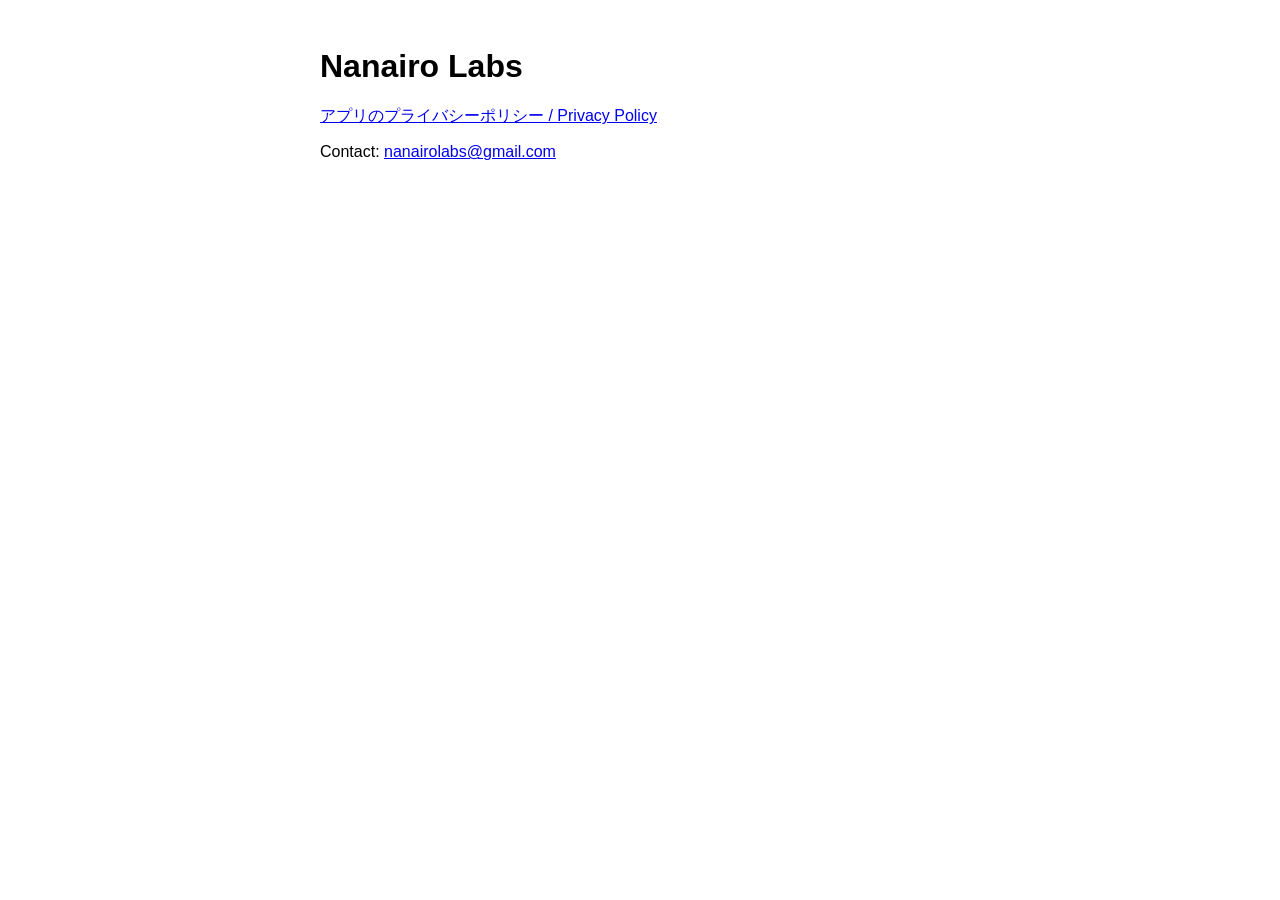
<file: index.html>
<!DOCTYPE html>
<html lang="ja"><head><meta charset="utf-8"><meta name="viewport" content="width=device-width,initial-scale=1">
<title>Nanairo Labs</title></head>
<body style="font-family:sans-serif;max-width:640px;margin:48px auto;padding:0 16px">
<h1>Nanairo Labs</h1>
<p><a href="privacy/">アプリのプライバシーポリシー / Privacy Policy</a></p>
<p>Contact: <a href="mailto:nanairolabs@gmail.com">nanairolabs@gmail.com</a></p>
</body></html>
</file>
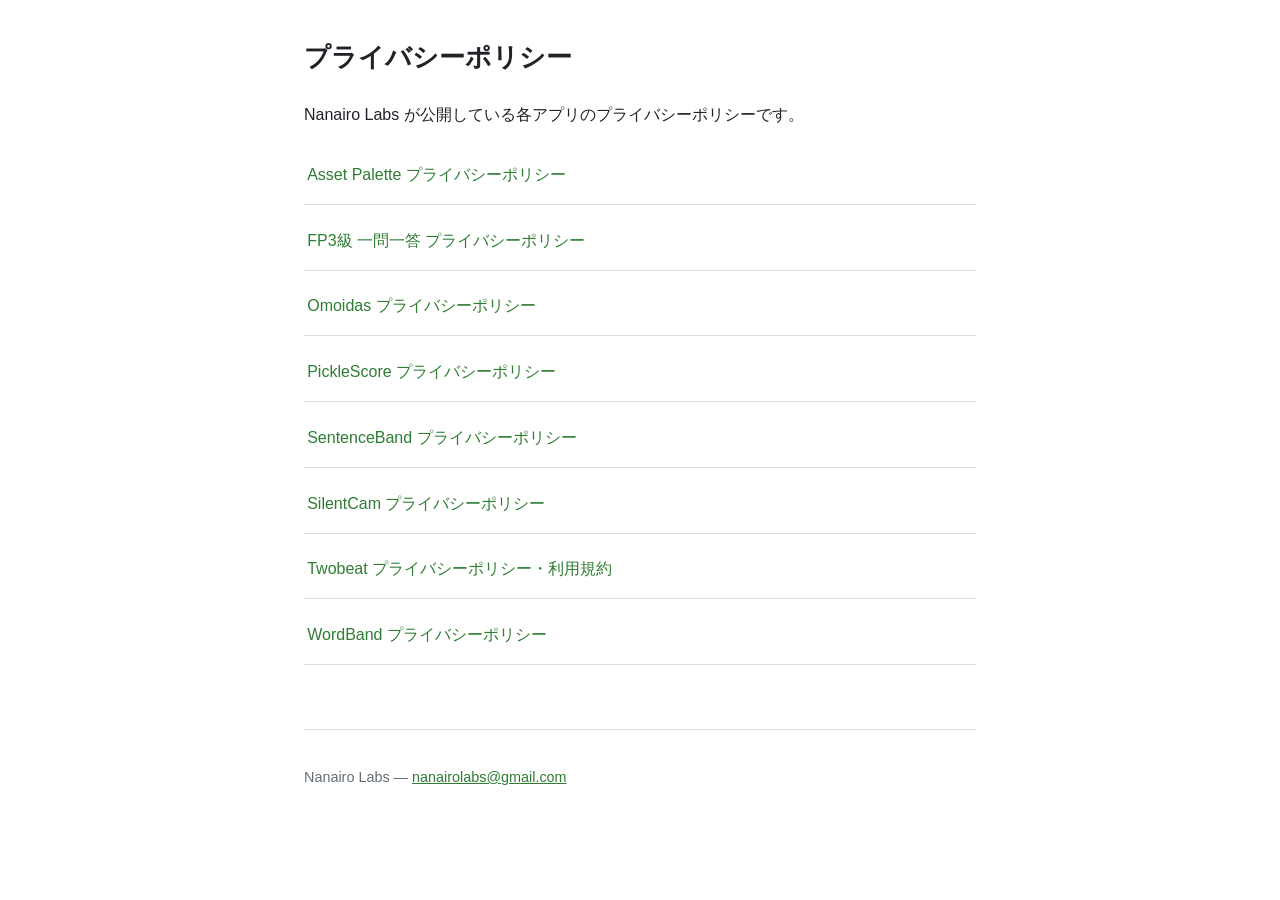
<file: privacy/index.html>
<!DOCTYPE html>
<html lang="ja">
<head>
<meta charset="utf-8">
<meta name="viewport" content="width=device-width, initial-scale=1">
<title>プライバシーポリシー | Nanairo Labs</title>
<link rel="stylesheet" href="style.css">
</head>
<body>
<main>
<h1>プライバシーポリシー</h1>
<p>Nanairo Labs が公開している各アプリのプライバシーポリシーです。</p>
<ul class="applist">
  <li><a href="etfsim.html">Asset Palette プライバシーポリシー</a></li>
  <li><a href="fpband.html">FP3級 一問一答 プライバシーポリシー</a></li>
  <li><a href="omoidas.html">Omoidas プライバシーポリシー</a></li>
  <li><a href="picklescore.html">PickleScore プライバシーポリシー</a></li>
  <li><a href="sentenceband.html">SentenceBand プライバシーポリシー</a></li>
  <li><a href="silentcam.html">SilentCam プライバシーポリシー</a></li>
  <li><a href="twobeat.html">Twobeat プライバシーポリシー・利用規約</a></li>
  <li><a href="wordband.html">WordBand プライバシーポリシー</a></li>
</ul>
<footer>
<p>Nanairo Labs — <a href="mailto:nanairolabs@gmail.com">nanairolabs@gmail.com</a></p>
</footer>
</main>
</body>
</html>
</file>
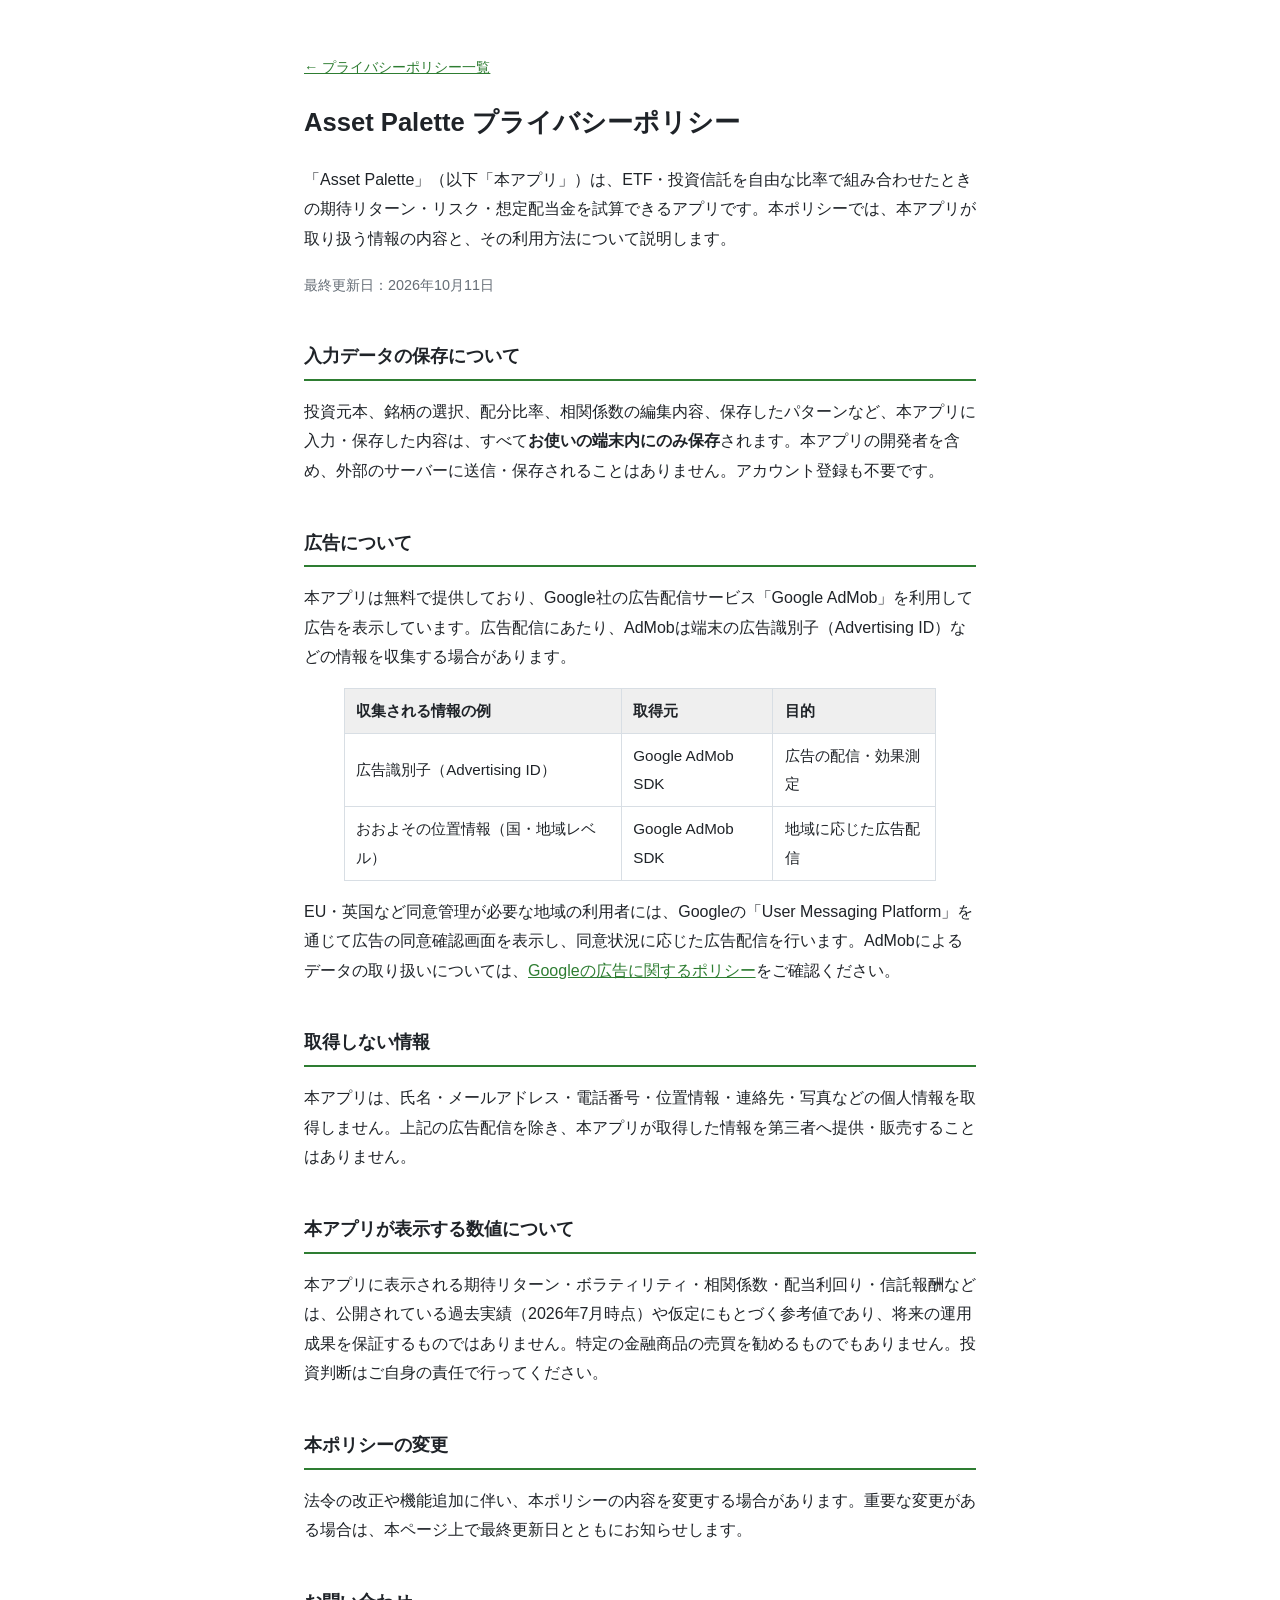
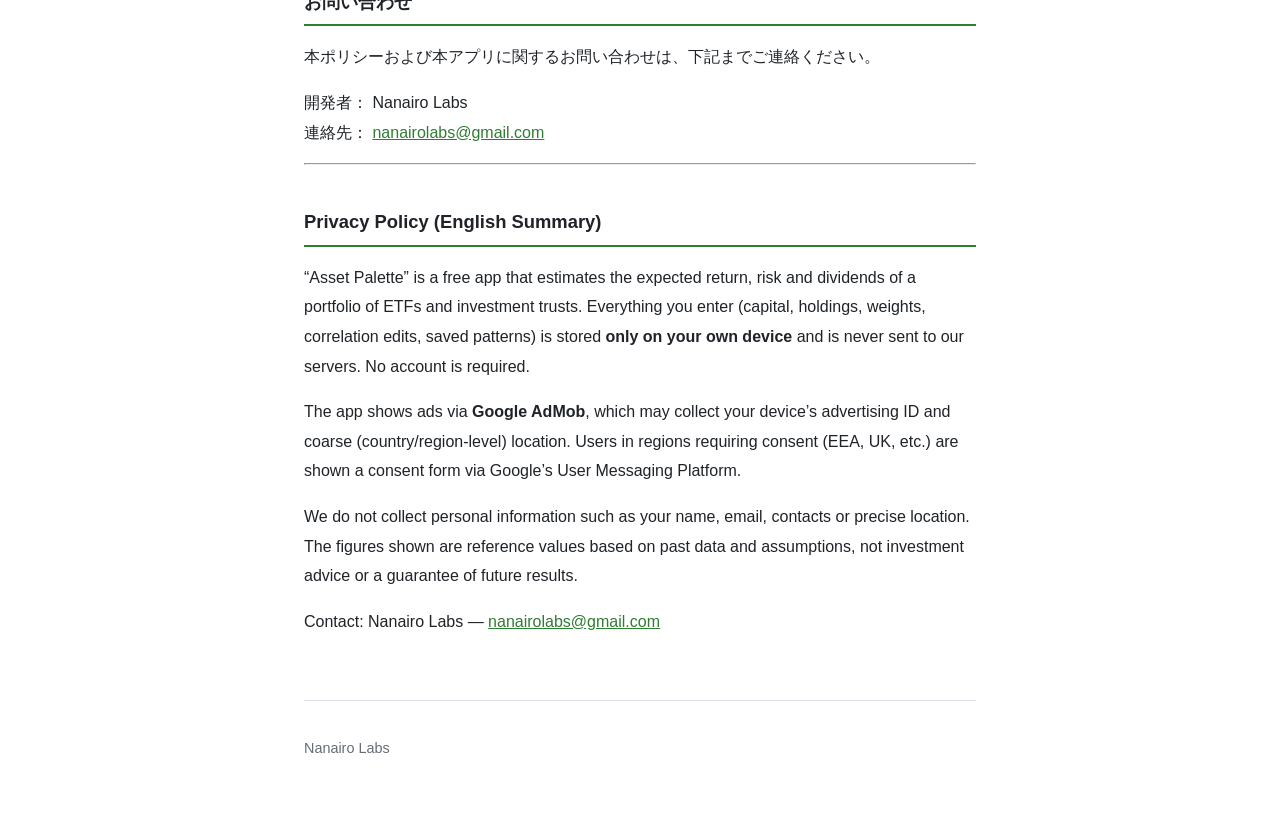
<file: privacy/etfsim.html>
<!DOCTYPE html>
<html lang="ja">
<head>
<meta charset="utf-8">
<meta name="viewport" content="width=device-width, initial-scale=1">
<title>Asset Palette プライバシーポリシー | Nanairo Labs</title>
<link rel="stylesheet" href="style.css">
</head>
<body>
<main>
<p class="back"><a href="./">&larr; プライバシーポリシー一覧</a></p>
<h1>Asset Palette プライバシーポリシー</h1>
<p class="pp-lede">「Asset Palette」（以下「本アプリ」）は、ETF・投資信託を自由な比率で組み合わせたときの期待リターン・リスク・想定配当金を試算できるアプリです。本ポリシーでは、本アプリが取り扱う情報の内容と、その利用方法について説明します。</p>
<p><em>最終更新日：2026年10月11日</em></p>
<h2>入力データの保存について</h2>
<p>投資元本、銘柄の選択、配分比率、相関係数の編集内容、保存したパターンなど、本アプリに入力・保存した内容は、すべて<strong>お使いの端末内にのみ保存</strong>されます。本アプリの開発者を含め、外部のサーバーに送信・保存されることはありません。アカウント登録も不要です。</p>
<h2>広告について</h2>
<p>本アプリは無料で提供しており、Google社の広告配信サービス「Google AdMob」を利用して広告を表示しています。広告配信にあたり、AdMobは端末の広告識別子（Advertising ID）などの情報を収集する場合があります。</p>
<figure class="wp-block-table">
<table>
<thead>
<tr>
<th>収集される情報の例</th>
<th>取得元</th>
<th>目的</th>
</tr>
</thead>
<tbody>
<tr>
<td>広告識別子（Advertising ID）</td>
<td>Google AdMob SDK</td>
<td>広告の配信・効果測定</td>
</tr>
<tr>
<td>おおよその位置情報（国・地域レベル）</td>
<td>Google AdMob SDK</td>
<td>地域に応じた広告配信</td>
</tr>
</tbody>
</table>
</figure>
<p>EU・英国など同意管理が必要な地域の利用者には、Googleの「User Messaging Platform」を通じて広告の同意確認画面を表示し、同意状況に応じた広告配信を行います。AdMobによるデータの取り扱いについては、<a href="https://policies.google.com/technologies/ads?hl=ja">Googleの広告に関するポリシー</a>をご確認ください。</p>
<h2>取得しない情報</h2>
<p>本アプリは、氏名・メールアドレス・電話番号・位置情報・連絡先・写真などの個人情報を取得しません。上記の広告配信を除き、本アプリが取得した情報を第三者へ提供・販売することはありません。</p>
<h2>本アプリが表示する数値について</h2>
<p>本アプリに表示される期待リターン・ボラティリティ・相関係数・配当利回り・信託報酬などは、公開されている過去実績（2026年7月時点）や仮定にもとづく参考値であり、将来の運用成果を保証するものではありません。特定の金融商品の売買を勧めるものでもありません。投資判断はご自身の責任で行ってください。</p>
<h2>本ポリシーの変更</h2>
<p>法令の改正や機能追加に伴い、本ポリシーの内容を変更する場合があります。重要な変更がある場合は、本ページ上で最終更新日とともにお知らせします。</p>
<h2>お問い合わせ</h2>
<p>本ポリシーおよび本アプリに関するお問い合わせは、下記までご連絡ください。</p>
<p>開発者： Nanairo Labs<br />
連絡先： <a href="mailto:nanairolabs@gmail.com">nanairolabs@gmail.com</a></p>
<hr>
<h2>Privacy Policy (English Summary)</h2>
<p>&#8220;Asset Palette&#8221; is a free app that estimates the expected return, risk and dividends of a portfolio of ETFs and investment trusts. Everything you enter (capital, holdings, weights, correlation edits, saved patterns) is stored <strong>only on your own device</strong> and is never sent to our servers. No account is required.</p>
<p>The app shows ads via <strong>Google AdMob</strong>, which may collect your device&#8217;s advertising ID and coarse (country/region-level) location. Users in regions requiring consent (EEA, UK, etc.) are shown a consent form via Google&#8217;s User Messaging Platform.</p>
<p>We do not collect personal information such as your name, email, contacts or precise location. The figures shown are reference values based on past data and assumptions, not investment advice or a guarantee of future results.</p>
<p>Contact: Nanairo Labs &mdash; <a href="mailto:nanairolabs@gmail.com">nanairolabs@gmail.com</a></p>


<footer>
<p>Nanairo Labs</p>
</footer>
</main>
</body>
</html>
</file>
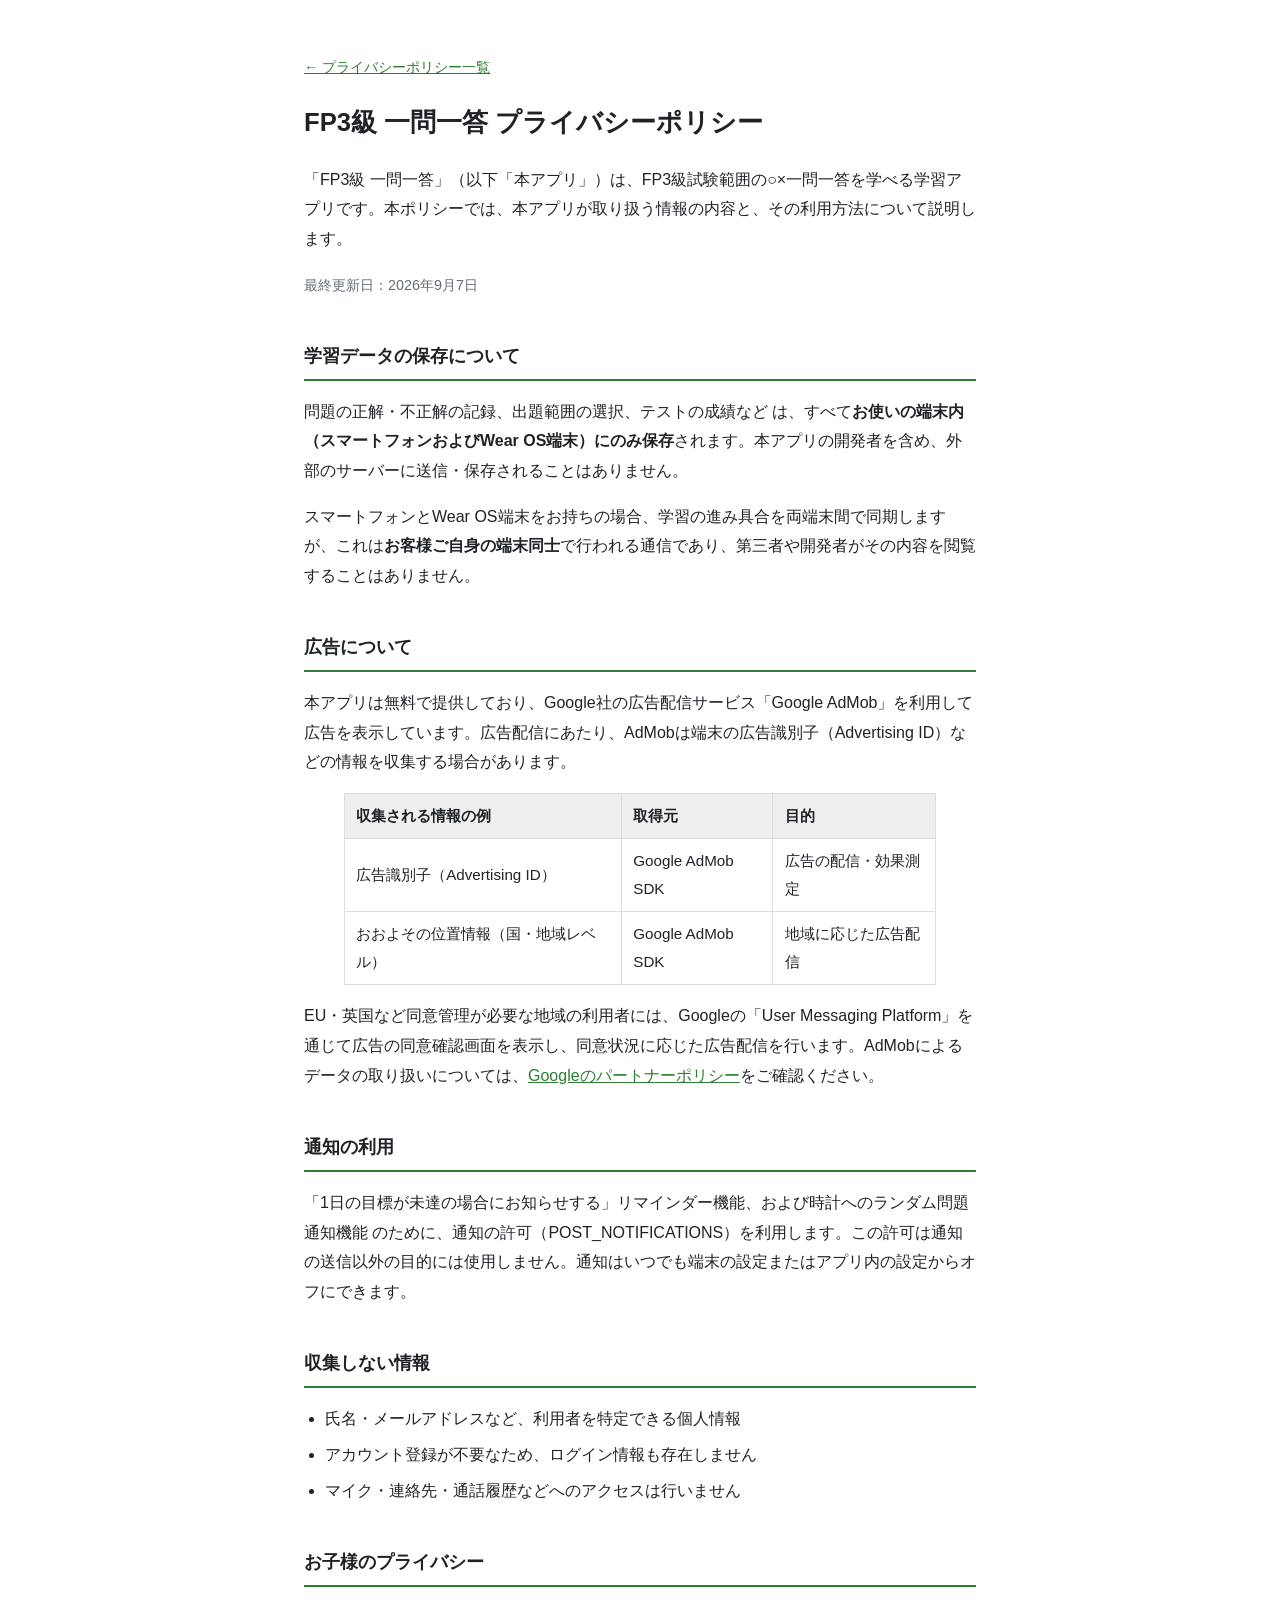
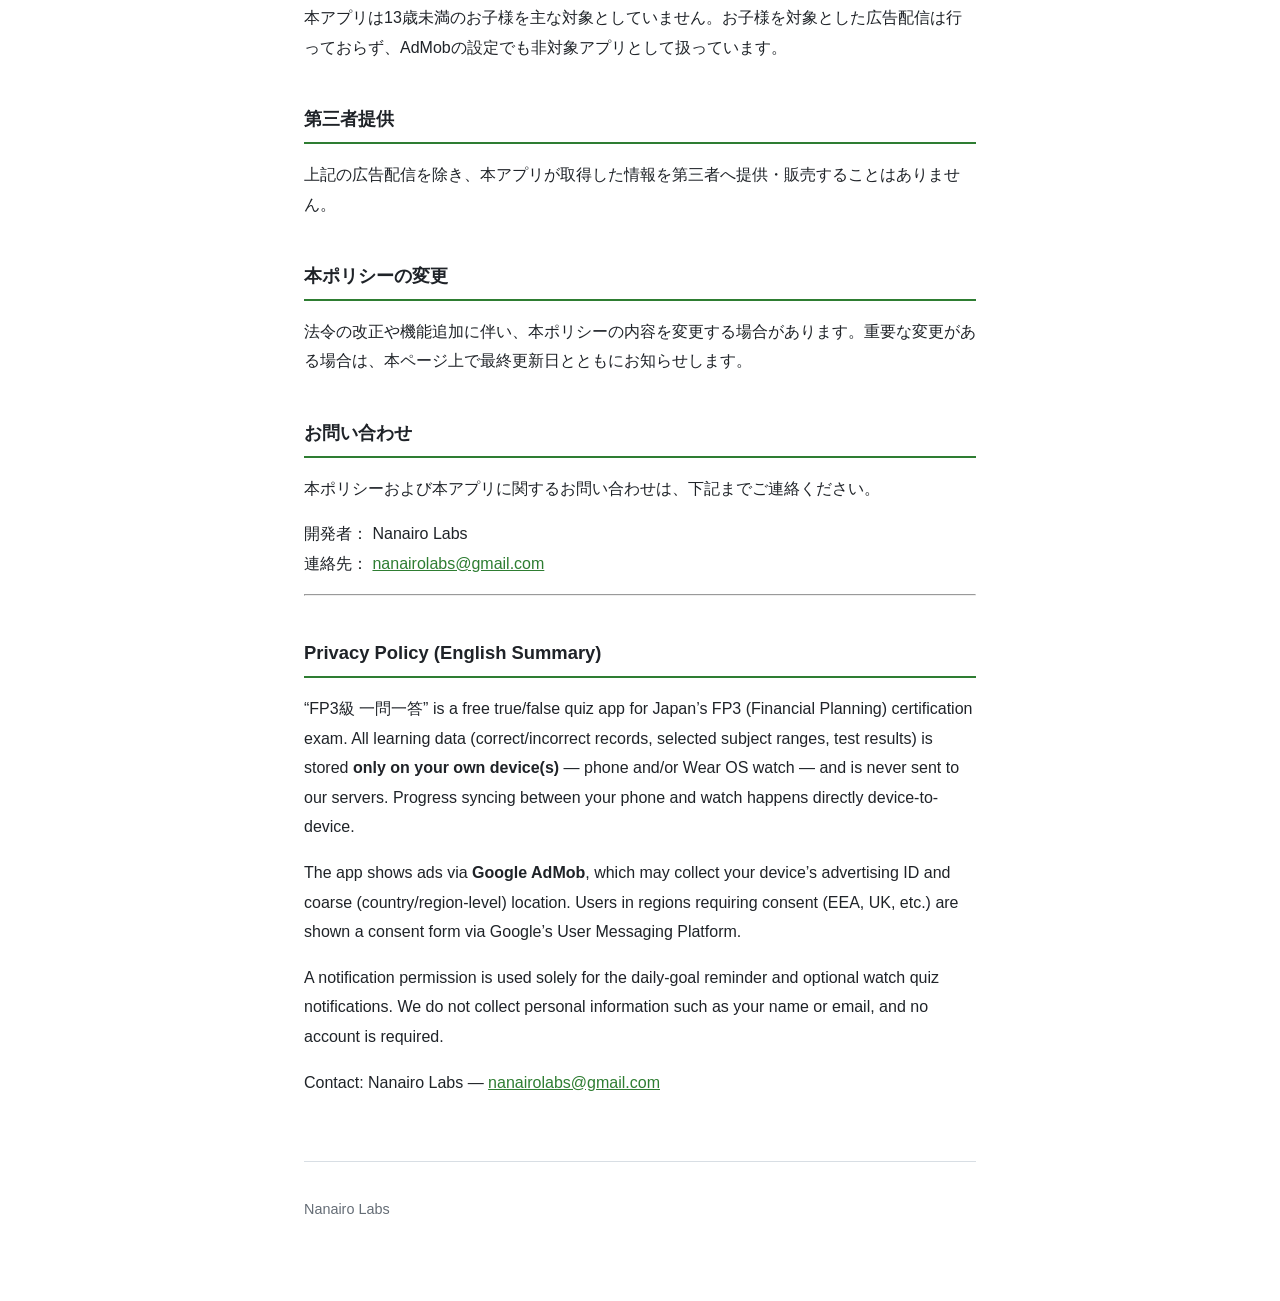
<file: privacy/fpband.html>
<!DOCTYPE html>
<html lang="ja">
<head>
<meta charset="utf-8">
<meta name="viewport" content="width=device-width, initial-scale=1">
<title>FP3級 一問一答 プライバシーポリシー | Nanairo Labs</title>
<link rel="stylesheet" href="style.css">
</head>
<body>
<main>
<p class="back"><a href="./">&larr; プライバシーポリシー一覧</a></p>
<h1>FP3級 一問一答 プライバシーポリシー</h1>
<p class="pp-lede">「FP3級 一問一答」（以下「本アプリ」）は、FP3級試験範囲の○×一問一答を学べる学習アプリです。本ポリシーでは、本アプリが取り扱う情報の内容と、その利用方法について説明します。</p>
<p><em>最終更新日：2026年9月7日</em></p>
<h2>学習データの保存について</h2>
<p>問題の正解・不正解の記録、出題範囲の選択、テストの成績など は、すべて<strong>お使いの端末内（スマートフォンおよびWear OS端末）にのみ保存</strong>されます。本アプリの開発者を含め、外部のサーバーに送信・保存されることはありません。</p>
<p>スマートフォンとWear OS端末をお持ちの場合、学習の進み具合を両端末間で同期しますが、これは<strong>お客様ご自身の端末同士</strong>で行われる通信であり、第三者や開発者がその内容を閲覧することはありません。</p>
<h2>広告について</h2>
<p>本アプリは無料で提供しており、Google社の広告配信サービス「Google AdMob」を利用して広告を表示しています。広告配信にあたり、AdMobは端末の広告識別子（Advertising ID）などの情報を収集する場合があります。</p>
<figure class="wp-block-table">
<table>
<thead>
<tr>
<th>収集される情報の例</th>
<th>取得元</th>
<th>目的</th>
</tr>
</thead>
<tbody>
<tr>
<td>広告識別子（Advertising ID）</td>
<td>Google AdMob SDK</td>
<td>広告の配信・効果測定</td>
</tr>
<tr>
<td>おおよその位置情報（国・地域レベル）</td>
<td>Google AdMob SDK</td>
<td>地域に応じた広告配信</td>
</tr>
</tbody>
</table>
</figure>
<p>EU・英国など同意管理が必要な地域の利用者には、Googleの「User Messaging Platform」を通じて広告の同意確認画面を表示し、同意状況に応じた広告配信を行います。AdMobによるデータの取り扱いについては、<a href="https://policies.google.com/technologies/partner-sites" target="_blank" rel="noopener">Googleのパートナーポリシー</a>をご確認ください。</p>
<h2>通知の利用</h2>
<p>「1日の目標が未達の場合にお知らせする」リマインダー機能、および時計へのランダム問題通知機能 のために、通知の許可（POST_NOTIFICATIONS）を利用します。この許可は通知の送信以外の目的には使用しません。通知はいつでも端末の設定またはアプリ内の設定からオフにできます。</p>
<h2>収集しない情報</h2>
<ul>
<li>氏名・メールアドレスなど、利用者を特定できる個人情報</li>
<li>アカウント登録が不要なため、ログイン情報も存在しません</li>
<li>マイク・連絡先・通話履歴などへのアクセスは行いません</li>
</ul>
<h2>お子様のプライバシー</h2>
<p>本アプリは13歳未満のお子様を主な対象としていません。お子様を対象とした広告配信は行っておらず、AdMobの設定でも非対象アプリとして扱っています。</p>
<h2>第三者提供</h2>
<p>上記の広告配信を除き、本アプリが取得した情報を第三者へ提供・販売することはありません。</p>
<h2>本ポリシーの変更</h2>
<p>法令の改正や機能追加に伴い、本ポリシーの内容を変更する場合があります。重要な変更がある場合は、本ページ上で最終更新日とともにお知らせします。</p>
<h2>お問い合わせ</h2>
<p>本ポリシーおよび本アプリに関するお問い合わせは、下記までご連絡ください。</p>
<p>開発者： Nanairo Labs<br />
連絡先： <a href="mailto:nanairolabs@gmail.com">nanairolabs@gmail.com</a></p>
<hr>
<h2>Privacy Policy (English Summary)</h2>
<p>&#8220;FP3級 一問一答&#8221; is a free true/false quiz app for Japan&#8217;s FP3 (Financial Planning) certification exam. All learning data (correct/incorrect records, selected subject ranges, test results) is stored <strong>only on your own device(s)</strong> &mdash; phone and/or Wear OS watch &mdash; and is never sent to our servers. Progress syncing between your phone and watch happens directly device-to-device.</p>
<p>The app shows ads via <strong>Google AdMob</strong>, which may collect your device&#8217;s advertising ID and coarse (country/region-level) location. Users in regions requiring consent (EEA, UK, etc.) are shown a consent form via Google&#8217;s User Messaging Platform.</p>
<p>A notification permission is used solely for the daily-goal reminder and optional watch quiz notifications. We do not collect personal information such as your name or email, and no account is required.</p>
<p>Contact: Nanairo Labs &mdash; <a href="mailto:nanairolabs@gmail.com">nanairolabs@gmail.com</a></p>


<footer>
<p>Nanairo Labs</p>
</footer>
</main>
</body>
</html>
</file>
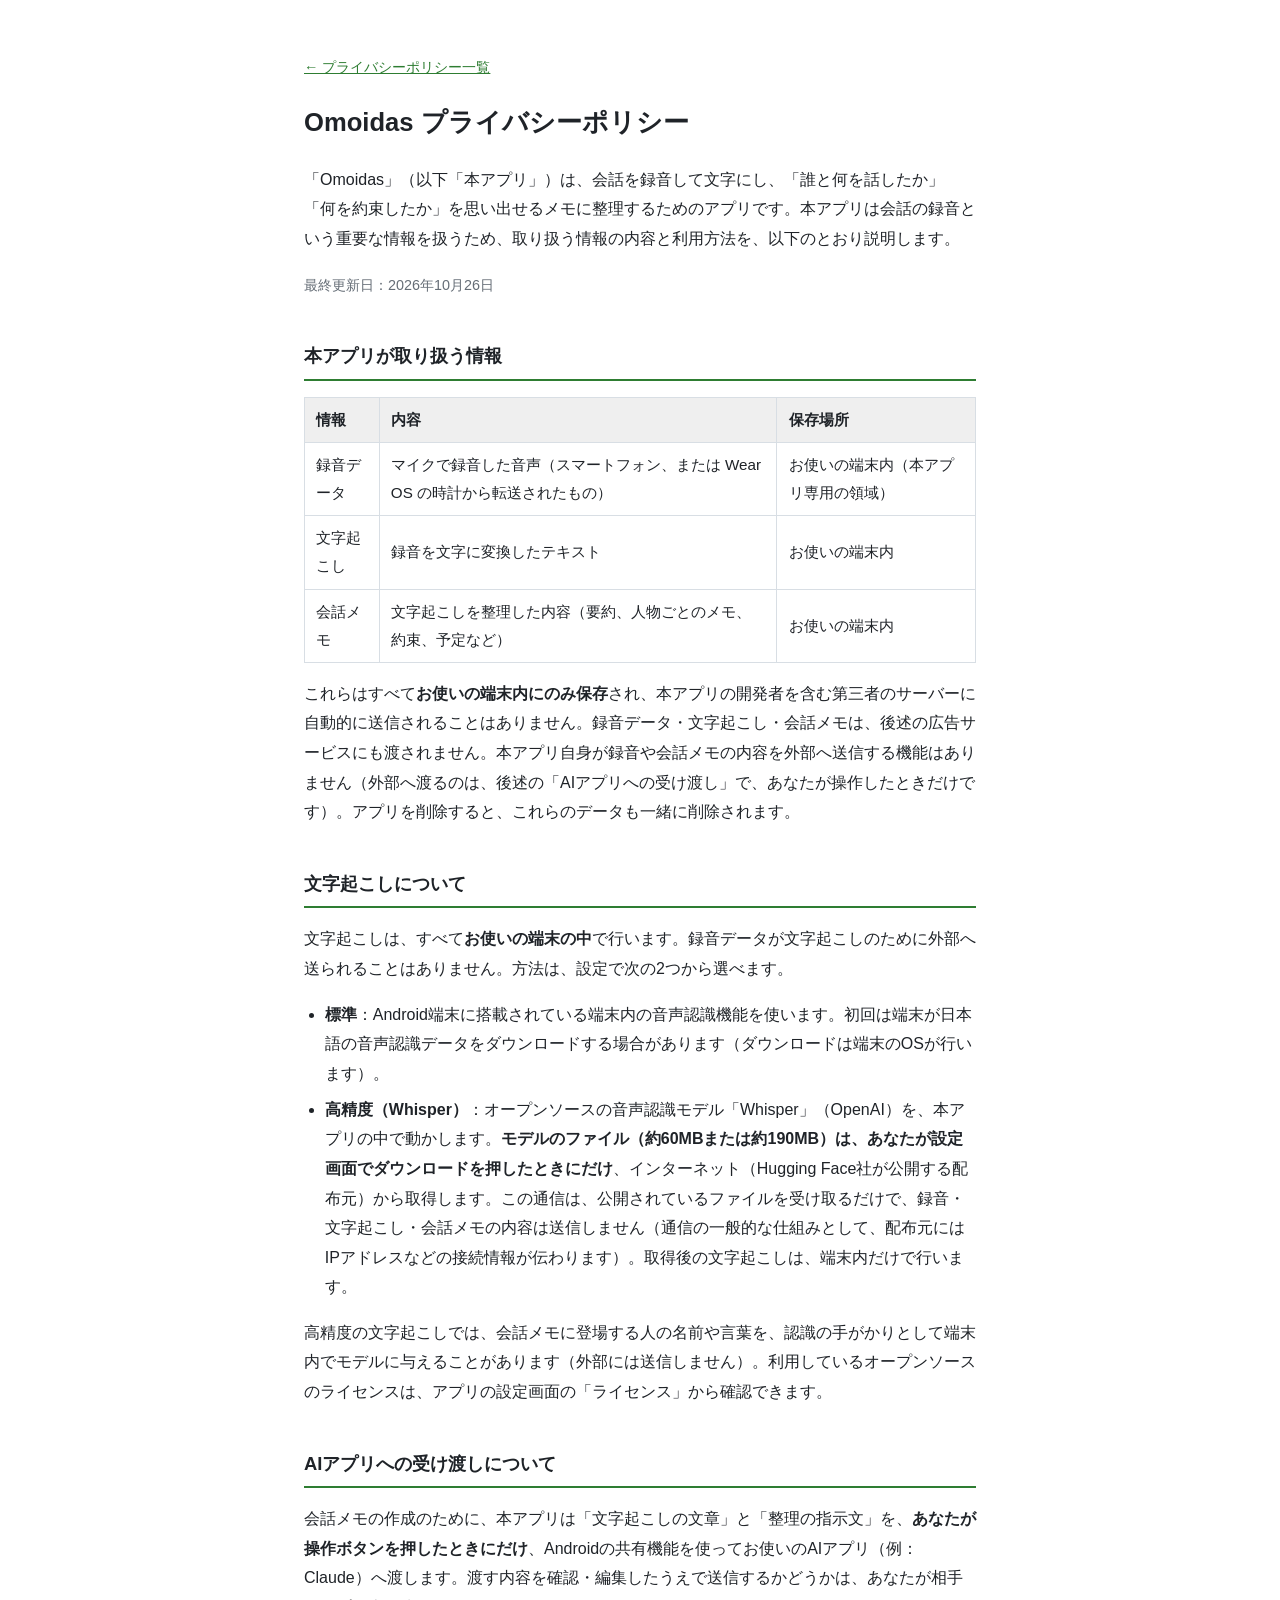
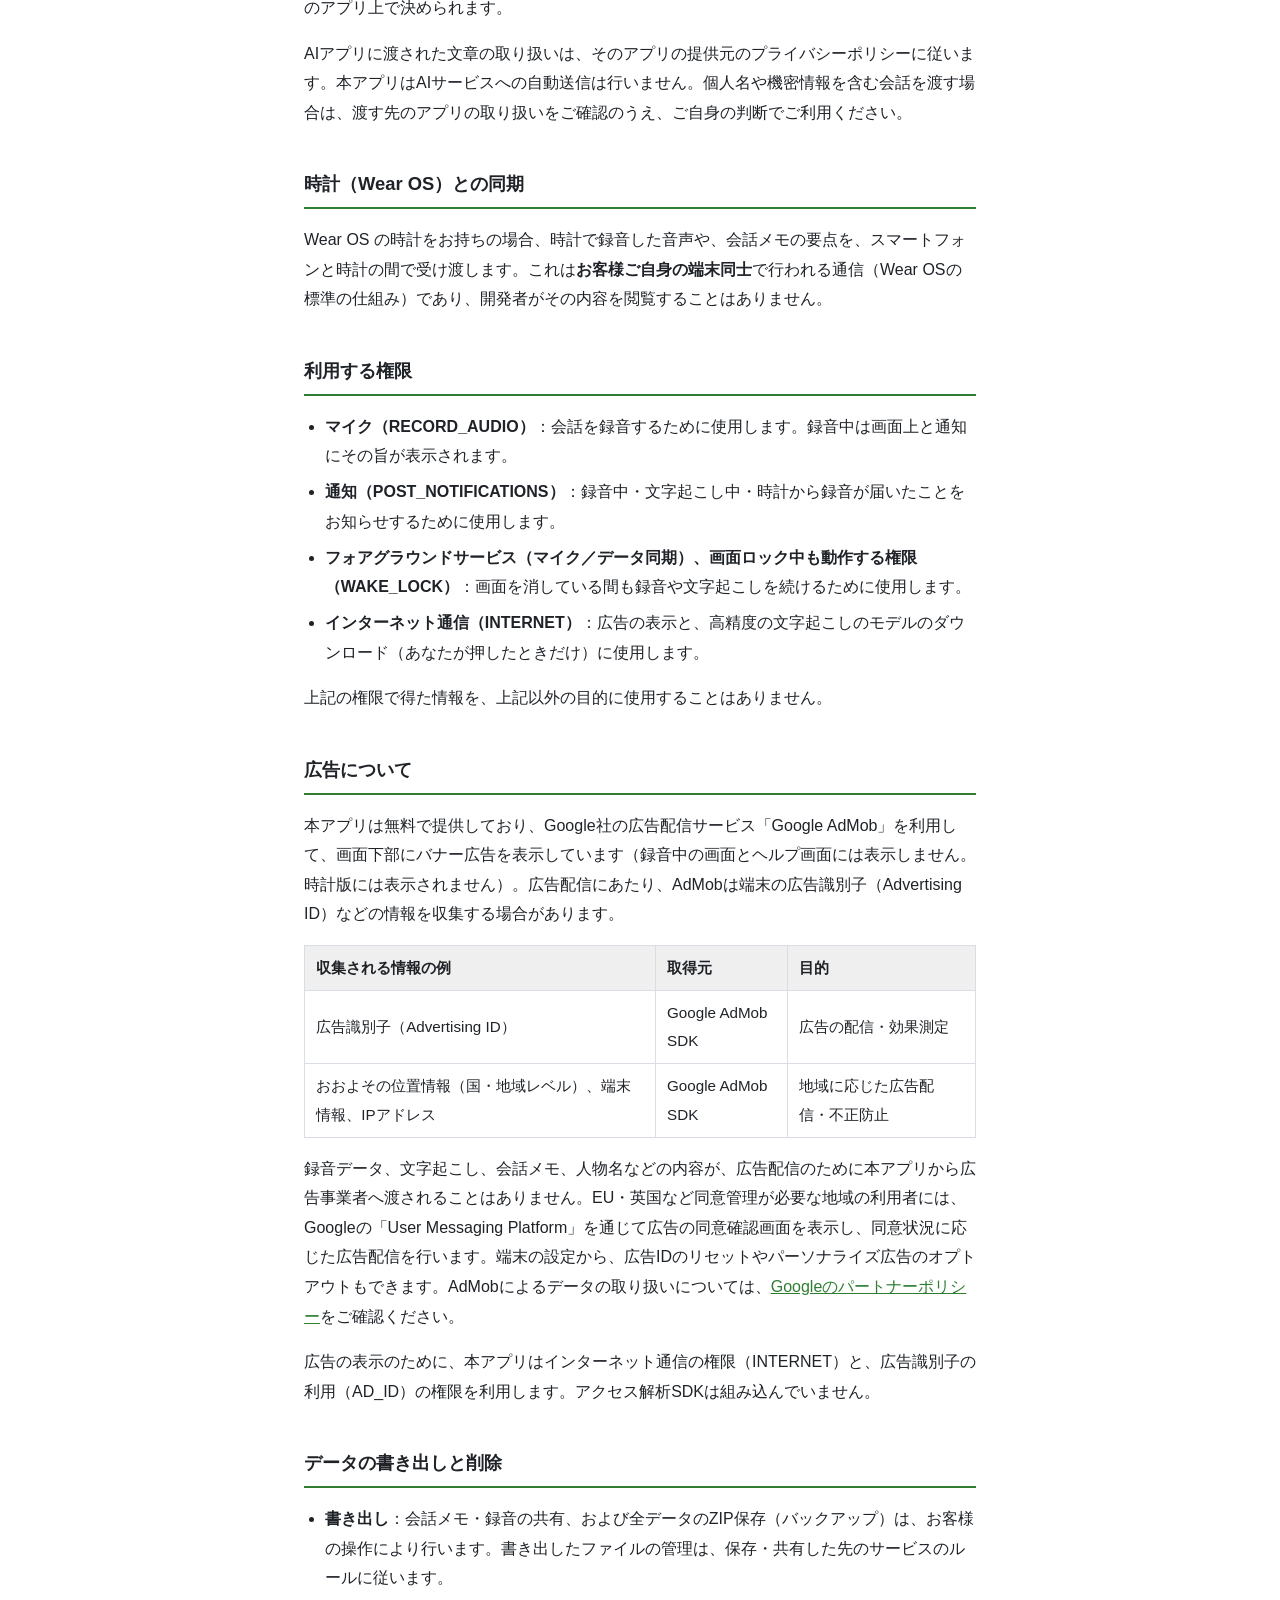
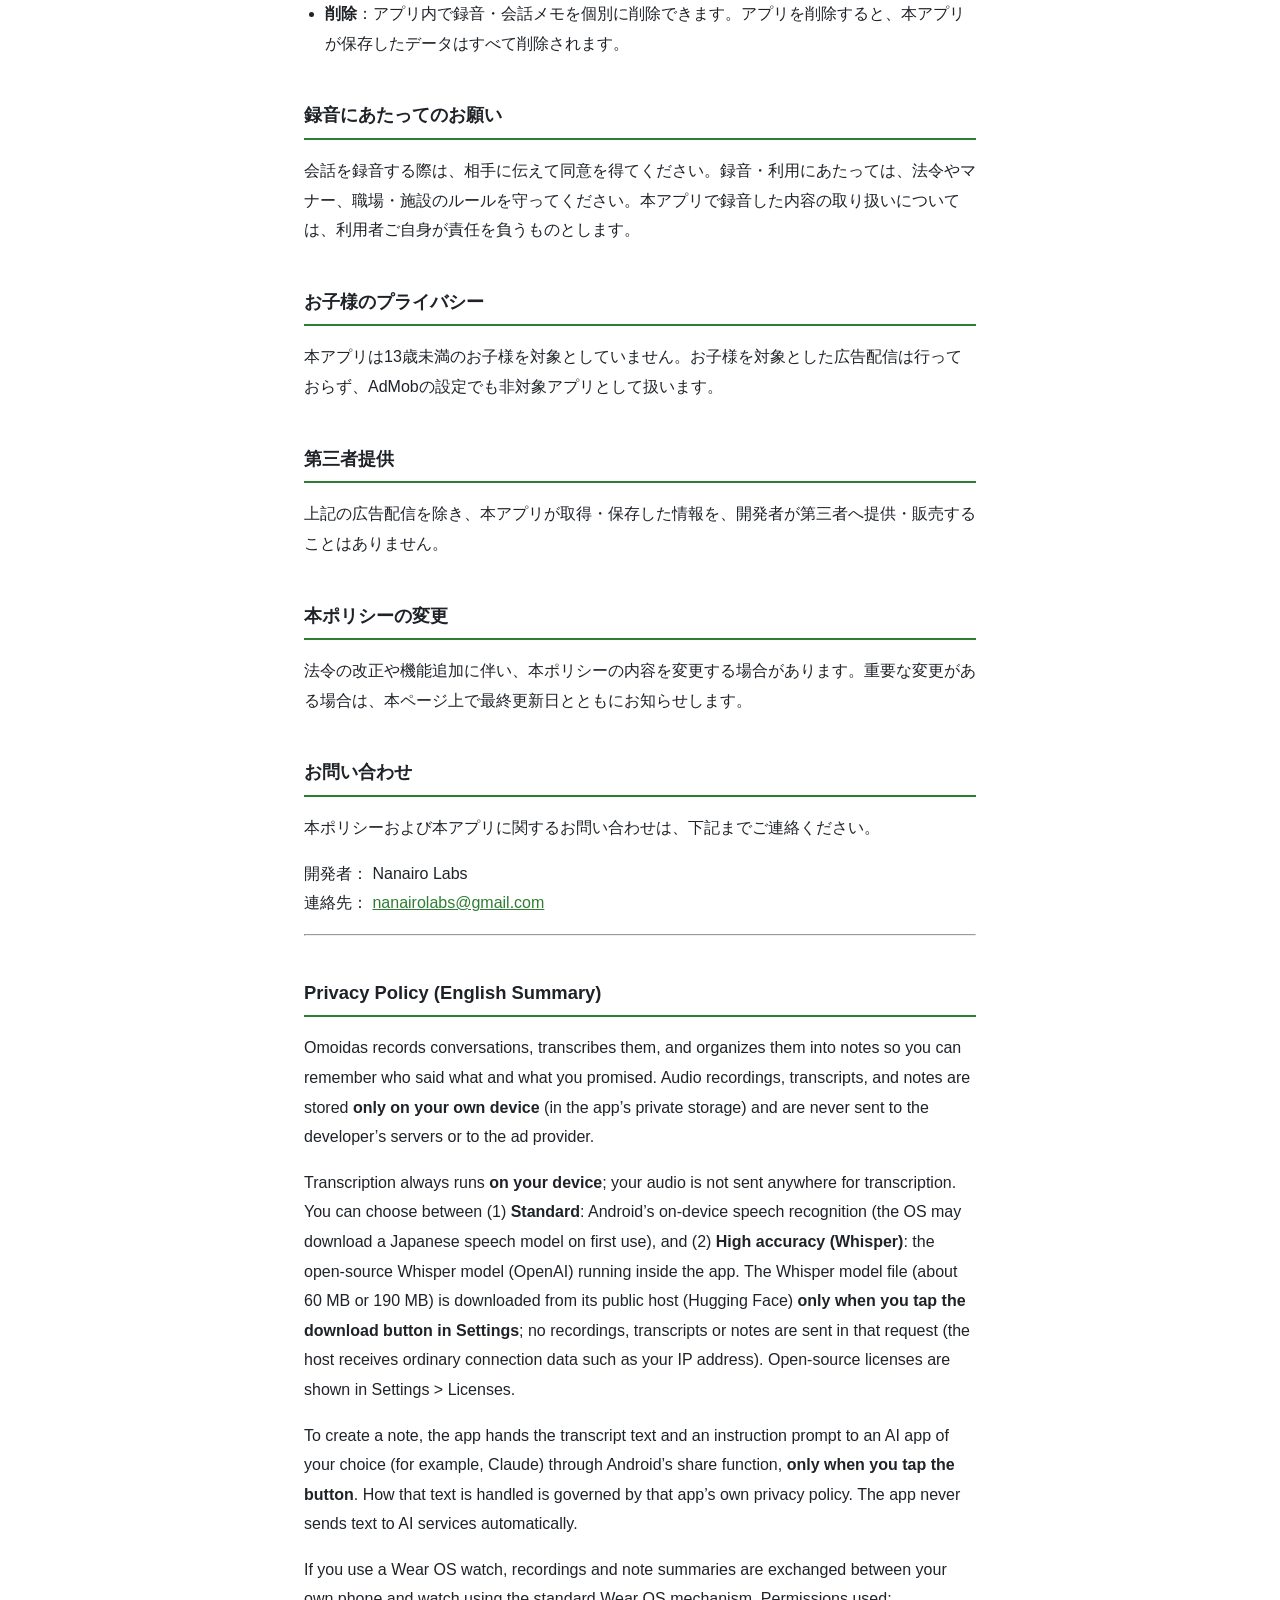
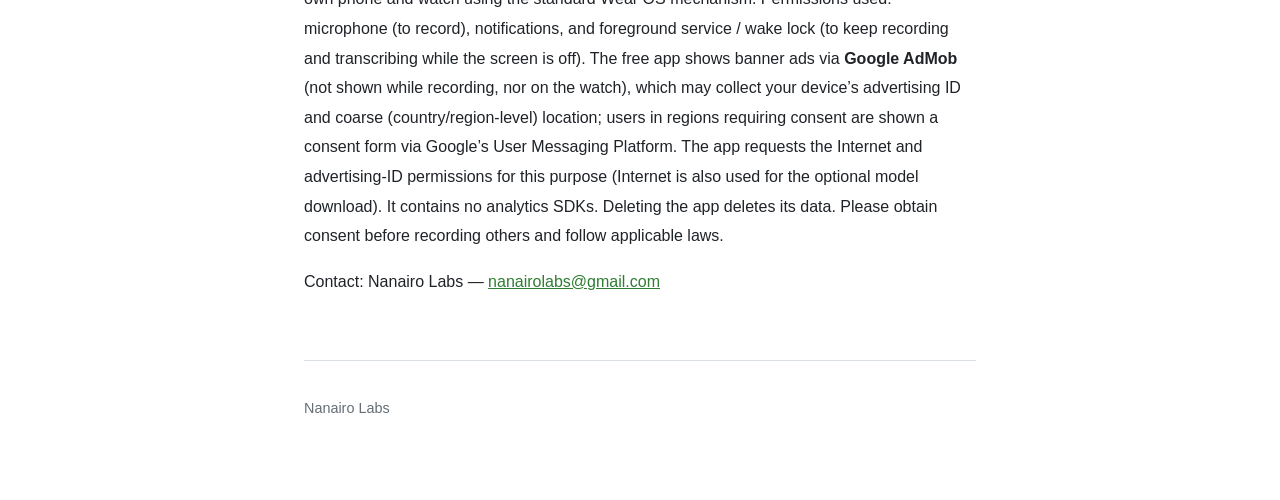
<file: privacy/omoidas.html>
<!DOCTYPE html>
<html lang="ja">
<head>
<meta charset="utf-8">
<meta name="viewport" content="width=device-width, initial-scale=1">
<title>Omoidas プライバシーポリシー | Nanairo Labs</title>
<link rel="stylesheet" href="style.css">
</head>
<body>
<main>
<p class="back"><a href="./">&larr; プライバシーポリシー一覧</a></p>
<h1>Omoidas プライバシーポリシー</h1>
<p class="pp-lede">「Omoidas」（以下「本アプリ」）は、会話を録音して文字にし、「誰と何を話したか」「何を約束したか」を思い出せるメモに整理するためのアプリです。本アプリは会話の録音という重要な情報を扱うため、取り扱う情報の内容と利用方法を、以下のとおり説明します。</p>
<p><em>最終更新日：2026年10月26日</em></p>

<h2>本アプリが取り扱う情報</h2>
<table>
<thead>
<tr><th>情報</th><th>内容</th><th>保存場所</th></tr>
</thead>
<tbody>
<tr><td>録音データ</td><td>マイクで録音した音声（スマートフォン、または Wear OS の時計から転送されたもの）</td><td>お使いの端末内（本アプリ専用の領域）</td></tr>
<tr><td>文字起こし</td><td>録音を文字に変換したテキスト</td><td>お使いの端末内</td></tr>
<tr><td>会話メモ</td><td>文字起こしを整理した内容（要約、人物ごとのメモ、約束、予定など）</td><td>お使いの端末内</td></tr>
</tbody>
</table>
<p>これらはすべて<strong>お使いの端末内にのみ保存</strong>され、本アプリの開発者を含む第三者のサーバーに自動的に送信されることはありません。録音データ・文字起こし・会話メモは、後述の広告サービスにも渡されません。本アプリ自身が録音や会話メモの内容を外部へ送信する機能はありません（外部へ渡るのは、後述の「AIアプリへの受け渡し」で、あなたが操作したときだけです）。アプリを削除すると、これらのデータも一緒に削除されます。</p>

<h2>文字起こしについて</h2>
<p>文字起こしは、すべて<strong>お使いの端末の中</strong>で行います。録音データが文字起こしのために外部へ送られることはありません。方法は、設定で次の2つから選べます。</p>
<ul>
<li><strong>標準</strong>：Android端末に搭載されている端末内の音声認識機能を使います。初回は端末が日本語の音声認識データをダウンロードする場合があります（ダウンロードは端末のOSが行います）。</li>
<li><strong>高精度（Whisper）</strong>：オープンソースの音声認識モデル「Whisper」（OpenAI）を、本アプリの中で動かします。<strong>モデルのファイル（約60MBまたは約190MB）は、あなたが設定画面でダウンロードを押したときにだけ</strong>、インターネット（Hugging Face社が公開する配布元）から取得します。この通信は、公開されているファイルを受け取るだけで、録音・文字起こし・会話メモの内容は送信しません（通信の一般的な仕組みとして、配布元にはIPアドレスなどの接続情報が伝わります）。取得後の文字起こしは、端末内だけで行います。</li>
</ul>
<p>高精度の文字起こしでは、会話メモに登場する人の名前や言葉を、認識の手がかりとして端末内でモデルに与えることがあります（外部には送信しません）。利用しているオープンソースのライセンスは、アプリの設定画面の「ライセンス」から確認できます。</p>

<h2>AIアプリへの受け渡しについて</h2>
<p>会話メモの作成のために、本アプリは「文字起こしの文章」と「整理の指示文」を、<strong>あなたが操作ボタンを押したときにだけ</strong>、Androidの共有機能を使ってお使いのAIアプリ（例：Claude）へ渡します。渡す内容を確認・編集したうえで送信するかどうかは、あなたが相手のアプリ上で決められます。</p>
<p>AIアプリに渡された文章の取り扱いは、そのアプリの提供元のプライバシーポリシーに従います。本アプリはAIサービスへの自動送信は行いません。個人名や機密情報を含む会話を渡す場合は、渡す先のアプリの取り扱いをご確認のうえ、ご自身の判断でご利用ください。</p>

<h2>時計（Wear OS）との同期</h2>
<p>Wear OS の時計をお持ちの場合、時計で録音した音声や、会話メモの要点を、スマートフォンと時計の間で受け渡します。これは<strong>お客様ご自身の端末同士</strong>で行われる通信（Wear OSの標準の仕組み）であり、開発者がその内容を閲覧することはありません。</p>

<h2>利用する権限</h2>
<ul>
<li><strong>マイク（RECORD_AUDIO）</strong>：会話を録音するために使用します。録音中は画面上と通知にその旨が表示されます。</li>
<li><strong>通知（POST_NOTIFICATIONS）</strong>：録音中・文字起こし中・時計から録音が届いたことをお知らせするために使用します。</li>
<li><strong>フォアグラウンドサービス（マイク／データ同期）、画面ロック中も動作する権限（WAKE_LOCK）</strong>：画面を消している間も録音や文字起こしを続けるために使用します。</li>
<li><strong>インターネット通信（INTERNET）</strong>：広告の表示と、高精度の文字起こしのモデルのダウンロード（あなたが押したときだけ）に使用します。</li>
</ul>
<p>上記の権限で得た情報を、上記以外の目的に使用することはありません。</p>

<h2>広告について</h2>
<p>本アプリは無料で提供しており、Google社の広告配信サービス「Google AdMob」を利用して、画面下部にバナー広告を表示しています（録音中の画面とヘルプ画面には表示しません。時計版には表示されません）。広告配信にあたり、AdMobは端末の広告識別子（Advertising ID）などの情報を収集する場合があります。</p>
<table>
<thead>
<tr><th>収集される情報の例</th><th>取得元</th><th>目的</th></tr>
</thead>
<tbody>
<tr><td>広告識別子（Advertising ID）</td><td>Google AdMob SDK</td><td>広告の配信・効果測定</td></tr>
<tr><td>おおよその位置情報（国・地域レベル）、端末情報、IPアドレス</td><td>Google AdMob SDK</td><td>地域に応じた広告配信・不正防止</td></tr>
</tbody>
</table>
<p>録音データ、文字起こし、会話メモ、人物名などの内容が、広告配信のために本アプリから広告事業者へ渡されることはありません。EU・英国など同意管理が必要な地域の利用者には、Googleの「User Messaging Platform」を通じて広告の同意確認画面を表示し、同意状況に応じた広告配信を行います。端末の設定から、広告IDのリセットやパーソナライズ広告のオプトアウトもできます。AdMobによるデータの取り扱いについては、<a href="https://policies.google.com/technologies/partner-sites" target="_blank" rel="noopener">Googleのパートナーポリシー</a>をご確認ください。</p>
<p>広告の表示のために、本アプリはインターネット通信の権限（INTERNET）と、広告識別子の利用（AD_ID）の権限を利用します。アクセス解析SDKは組み込んでいません。</p>

<h2>データの書き出しと削除</h2>
<ul>
<li><strong>書き出し</strong>：会話メモ・録音の共有、および全データのZIP保存（バックアップ）は、お客様の操作により行います。書き出したファイルの管理は、保存・共有した先のサービスのルールに従います。</li>
<li><strong>削除</strong>：アプリ内で録音・会話メモを個別に削除できます。アプリを削除すると、本アプリが保存したデータはすべて削除されます。</li>
</ul>

<h2>録音にあたってのお願い</h2>
<p>会話を録音する際は、相手に伝えて同意を得てください。録音・利用にあたっては、法令やマナー、職場・施設のルールを守ってください。本アプリで録音した内容の取り扱いについては、利用者ご自身が責任を負うものとします。</p>

<h2>お子様のプライバシー</h2>
<p>本アプリは13歳未満のお子様を対象としていません。お子様を対象とした広告配信は行っておらず、AdMobの設定でも非対象アプリとして扱います。</p>

<h2>第三者提供</h2>
<p>上記の広告配信を除き、本アプリが取得・保存した情報を、開発者が第三者へ提供・販売することはありません。</p>

<h2>本ポリシーの変更</h2>
<p>法令の改正や機能追加に伴い、本ポリシーの内容を変更する場合があります。重要な変更がある場合は、本ページ上で最終更新日とともにお知らせします。</p>

<h2>お問い合わせ</h2>
<p>本ポリシーおよび本アプリに関するお問い合わせは、下記までご連絡ください。</p>
<p>開発者： Nanairo Labs<br />
連絡先： <a href="mailto:nanairolabs@gmail.com">nanairolabs@gmail.com</a></p>
<hr>
<h2>Privacy Policy (English Summary)</h2>
<p>Omoidas records conversations, transcribes them, and organizes them into notes so you can remember who said what and what you promised. Audio recordings, transcripts, and notes are stored <strong>only on your own device</strong> (in the app&#8217;s private storage) and are never sent to the developer&#8217;s servers or to the ad provider.</p>
<p>Transcription always runs <strong>on your device</strong>; your audio is not sent anywhere for transcription. You can choose between (1) <strong>Standard</strong>: Android&#8217;s on-device speech recognition (the OS may download a Japanese speech model on first use), and (2) <strong>High accuracy (Whisper)</strong>: the open-source Whisper model (OpenAI) running inside the app. The Whisper model file (about 60 MB or 190 MB) is downloaded from its public host (Hugging Face) <strong>only when you tap the download button in Settings</strong>; no recordings, transcripts or notes are sent in that request (the host receives ordinary connection data such as your IP address). Open-source licenses are shown in Settings &gt; Licenses.</p>
<p>To create a note, the app hands the transcript text and an instruction prompt to an AI app of your choice (for example, Claude) through Android&#8217;s share function, <strong>only when you tap the button</strong>. How that text is handled is governed by that app&#8217;s own privacy policy. The app never sends text to AI services automatically.</p>
<p>If you use a Wear OS watch, recordings and note summaries are exchanged between your own phone and watch using the standard Wear OS mechanism. Permissions used: microphone (to record), notifications, and foreground service / wake lock (to keep recording and transcribing while the screen is off). The free app shows banner ads via <strong>Google AdMob</strong> (not shown while recording, nor on the watch), which may collect your device&#8217;s advertising ID and coarse (country/region-level) location; users in regions requiring consent are shown a consent form via Google&#8217;s User Messaging Platform. The app requests the Internet and advertising-ID permissions for this purpose (Internet is also used for the optional model download). It contains no analytics SDKs. Deleting the app deletes its data. Please obtain consent before recording others and follow applicable laws.</p>
<p>Contact: Nanairo Labs &mdash; <a href="mailto:nanairolabs@gmail.com">nanairolabs@gmail.com</a></p>

<footer>
<p>Nanairo Labs</p>
</footer>
</main>
</body>
</html>
</file>
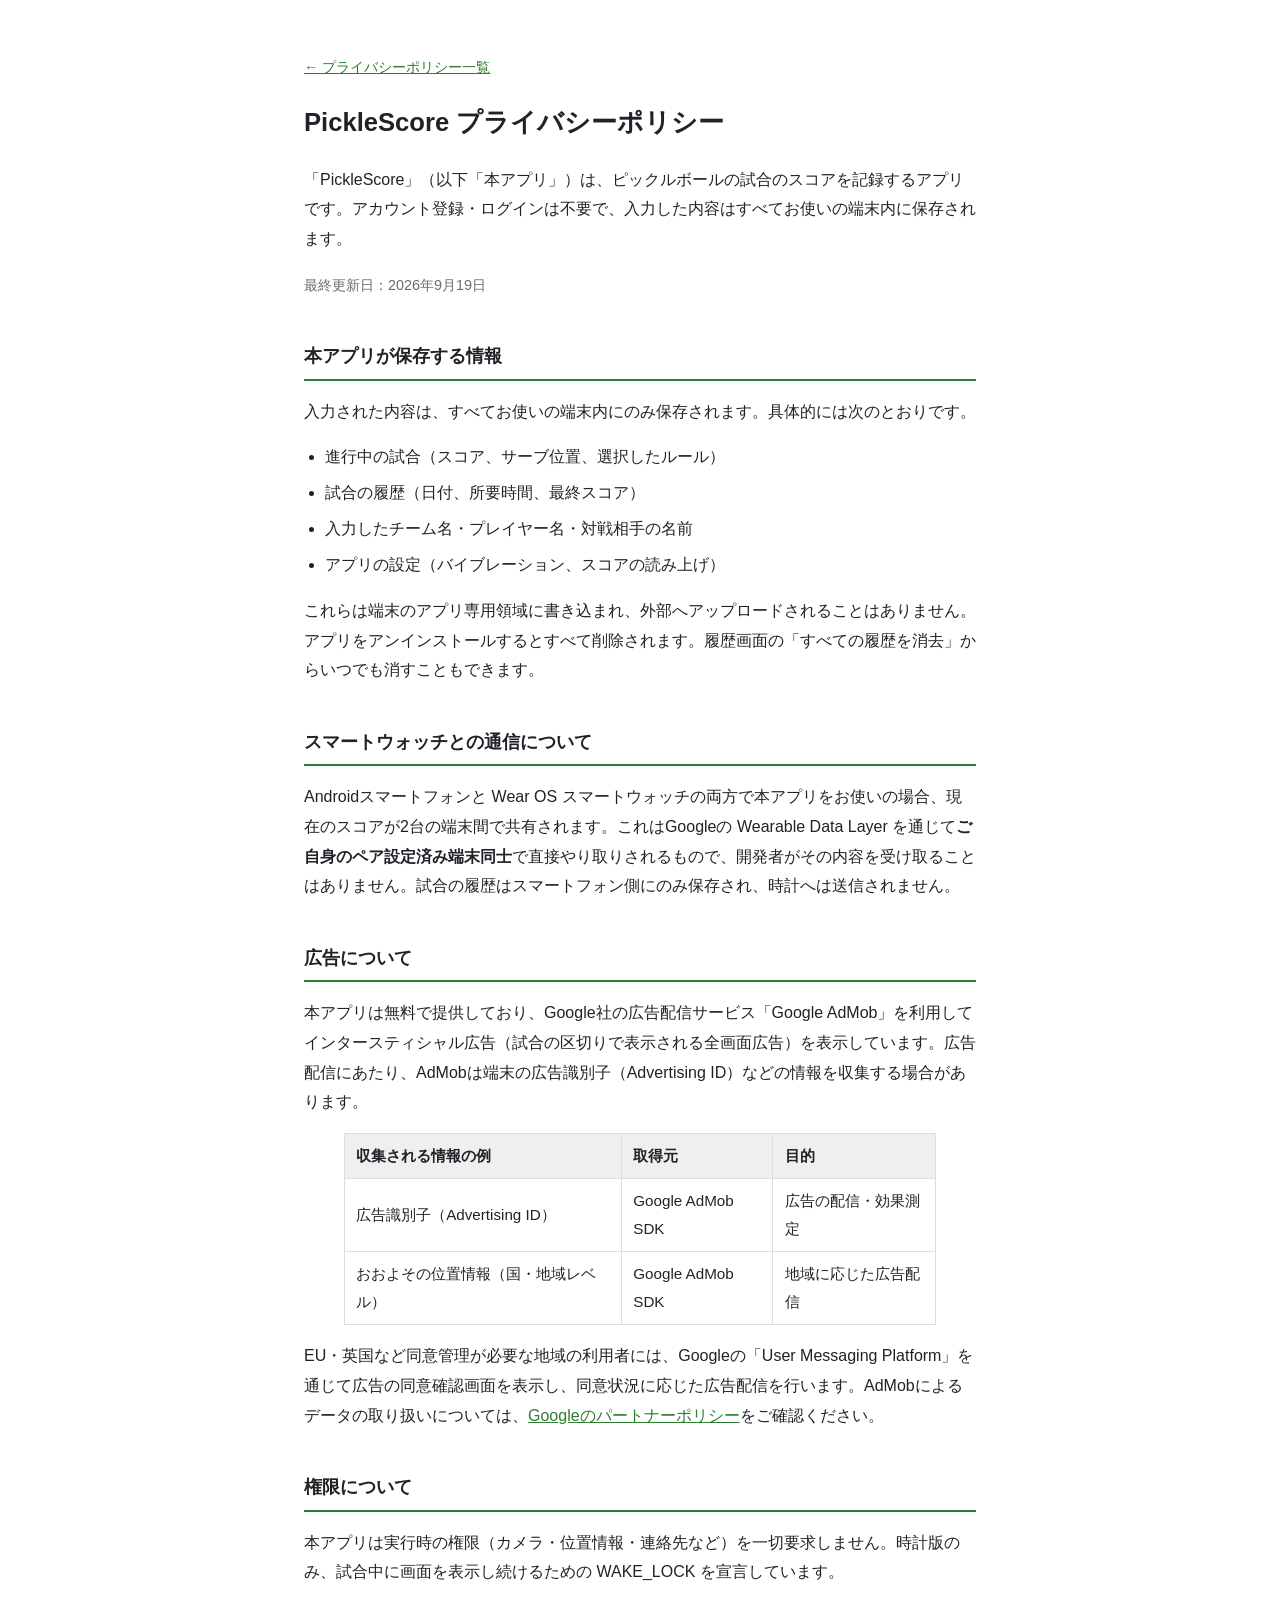
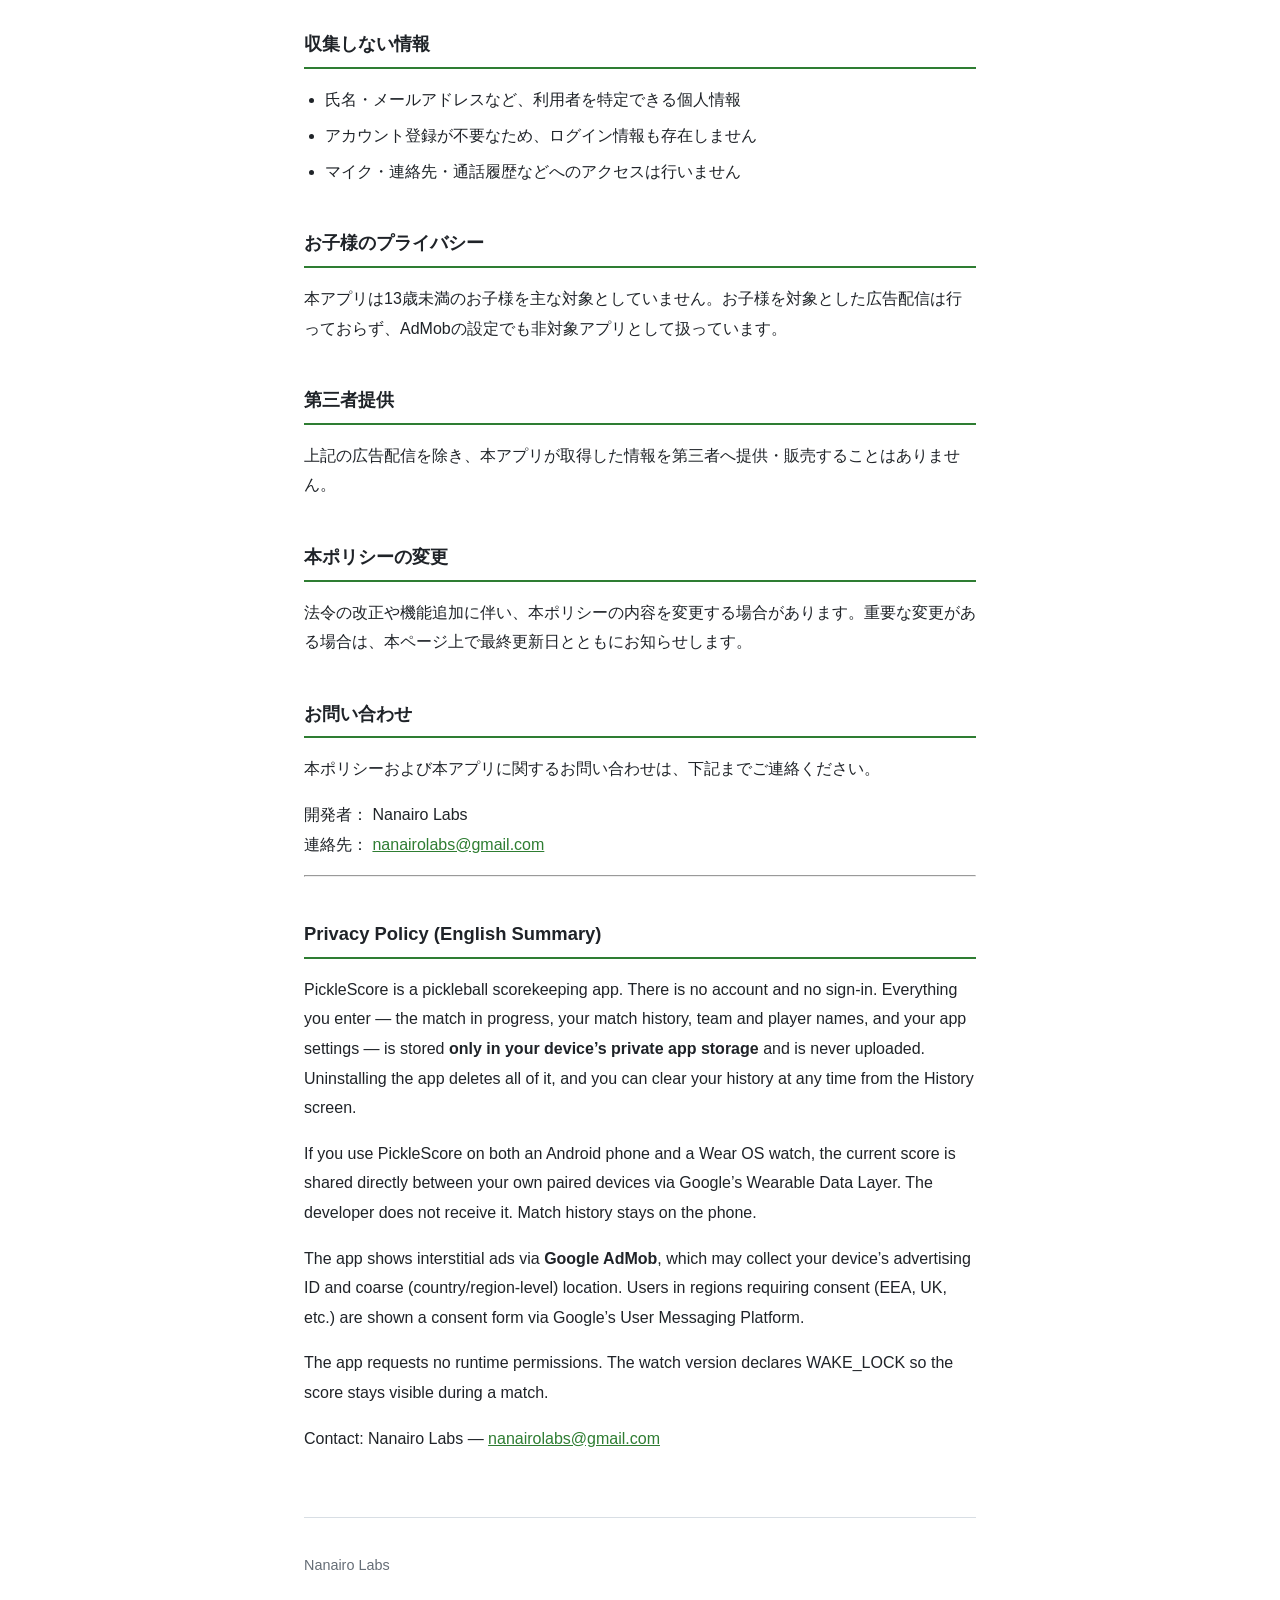
<file: privacy/picklescore.html>
<!DOCTYPE html>
<html lang="ja">
<head>
<meta charset="utf-8">
<meta name="viewport" content="width=device-width, initial-scale=1">
<title>PickleScore プライバシーポリシー | Nanairo Labs</title>
<link rel="stylesheet" href="style.css">
</head>
<body>
<main>
<p class="back"><a href="./">&larr; プライバシーポリシー一覧</a></p>
<h1>PickleScore プライバシーポリシー</h1>
<p class="pp-lede">「PickleScore」（以下「本アプリ」）は、ピックルボールの試合のスコアを記録するアプリです。アカウント登録・ログインは不要で、入力した内容はすべてお使いの端末内に保存されます。</p>
<p><em>最終更新日：2026年9月19日</em></p>
<h2>本アプリが保存する情報</h2>
<p>入力された内容は、すべてお使いの端末内にのみ保存されます。具体的には次のとおりです。</p>
<ul>
<li>進行中の試合（スコア、サーブ位置、選択したルール）</li>
<li>試合の履歴（日付、所要時間、最終スコア）</li>
<li>入力したチーム名・プレイヤー名・対戦相手の名前</li>
<li>アプリの設定（バイブレーション、スコアの読み上げ）</li>
</ul>
<p>これらは端末のアプリ専用領域に書き込まれ、外部へアップロードされることはありません。アプリをアンインストールするとすべて削除されます。履歴画面の「すべての履歴を消去」からいつでも消すこともできます。</p>
<h2>スマートウォッチとの通信について</h2>
<p>Androidスマートフォンと Wear OS スマートウォッチの両方で本アプリをお使いの場合、現在のスコアが2台の端末間で共有されます。これはGoogleの Wearable Data Layer を通じて<strong>ご自身のペア設定済み端末同士</strong>で直接やり取りされるもので、開発者がその内容を受け取ることはありません。試合の履歴はスマートフォン側にのみ保存され、時計へは送信されません。</p>
<h2>広告について</h2>
<p>本アプリは無料で提供しており、Google社の広告配信サービス「Google AdMob」を利用してインタースティシャル広告（試合の区切りで表示される全画面広告）を表示しています。広告配信にあたり、AdMobは端末の広告識別子（Advertising ID）などの情報を収集する場合があります。</p>
<figure class="wp-block-table">
<table>
<thead>
<tr>
<th>収集される情報の例</th>
<th>取得元</th>
<th>目的</th>
</tr>
</thead>
<tbody>
<tr>
<td>広告識別子（Advertising ID）</td>
<td>Google AdMob SDK</td>
<td>広告の配信・効果測定</td>
</tr>
<tr>
<td>おおよその位置情報（国・地域レベル）</td>
<td>Google AdMob SDK</td>
<td>地域に応じた広告配信</td>
</tr>
</tbody>
</table>
</figure>
<p>EU・英国など同意管理が必要な地域の利用者には、Googleの「User Messaging Platform」を通じて広告の同意確認画面を表示し、同意状況に応じた広告配信を行います。AdMobによるデータの取り扱いについては、<a href="https://policies.google.com/technologies/partner-sites" target="_blank" rel="noopener">Googleのパートナーポリシー</a>をご確認ください。</p>
<h2>権限について</h2>
<p>本アプリは実行時の権限（カメラ・位置情報・連絡先など）を一切要求しません。時計版のみ、試合中に画面を表示し続けるための WAKE_LOCK を宣言しています。</p>
<h2>収集しない情報</h2>
<ul>
<li>氏名・メールアドレスなど、利用者を特定できる個人情報</li>
<li>アカウント登録が不要なため、ログイン情報も存在しません</li>
<li>マイク・連絡先・通話履歴などへのアクセスは行いません</li>
</ul>
<h2>お子様のプライバシー</h2>
<p>本アプリは13歳未満のお子様を主な対象としていません。お子様を対象とした広告配信は行っておらず、AdMobの設定でも非対象アプリとして扱っています。</p>
<h2>第三者提供</h2>
<p>上記の広告配信を除き、本アプリが取得した情報を第三者へ提供・販売することはありません。</p>
<h2>本ポリシーの変更</h2>
<p>法令の改正や機能追加に伴い、本ポリシーの内容を変更する場合があります。重要な変更がある場合は、本ページ上で最終更新日とともにお知らせします。</p>
<h2>お問い合わせ</h2>
<p>本ポリシーおよび本アプリに関するお問い合わせは、下記までご連絡ください。</p>
<p>開発者： Nanairo Labs<br />
連絡先： <a href="mailto:nanairolabs@gmail.com">nanairolabs@gmail.com</a></p>
<hr>
<h2>Privacy Policy (English Summary)</h2>
<p>PickleScore is a pickleball scorekeeping app. There is no account and no sign-in. Everything you enter &mdash; the match in progress, your match history, team and player names, and your app settings &mdash; is stored <strong>only in your device&#8217;s private app storage</strong> and is never uploaded. Uninstalling the app deletes all of it, and you can clear your history at any time from the History screen.</p>
<p>If you use PickleScore on both an Android phone and a Wear OS watch, the current score is shared directly between your own paired devices via Google&#8217;s Wearable Data Layer. The developer does not receive it. Match history stays on the phone.</p>
<p>The app shows interstitial ads via <strong>Google AdMob</strong>, which may collect your device&#8217;s advertising ID and coarse (country/region-level) location. Users in regions requiring consent (EEA, UK, etc.) are shown a consent form via Google&#8217;s User Messaging Platform.</p>
<p>The app requests no runtime permissions. The watch version declares WAKE_LOCK so the score stays visible during a match.</p>
<p>Contact: Nanairo Labs &mdash; <a href="mailto:nanairolabs@gmail.com">nanairolabs@gmail.com</a></p>


<footer>
<p>Nanairo Labs</p>
</footer>
</main>
</body>
</html>
</file>
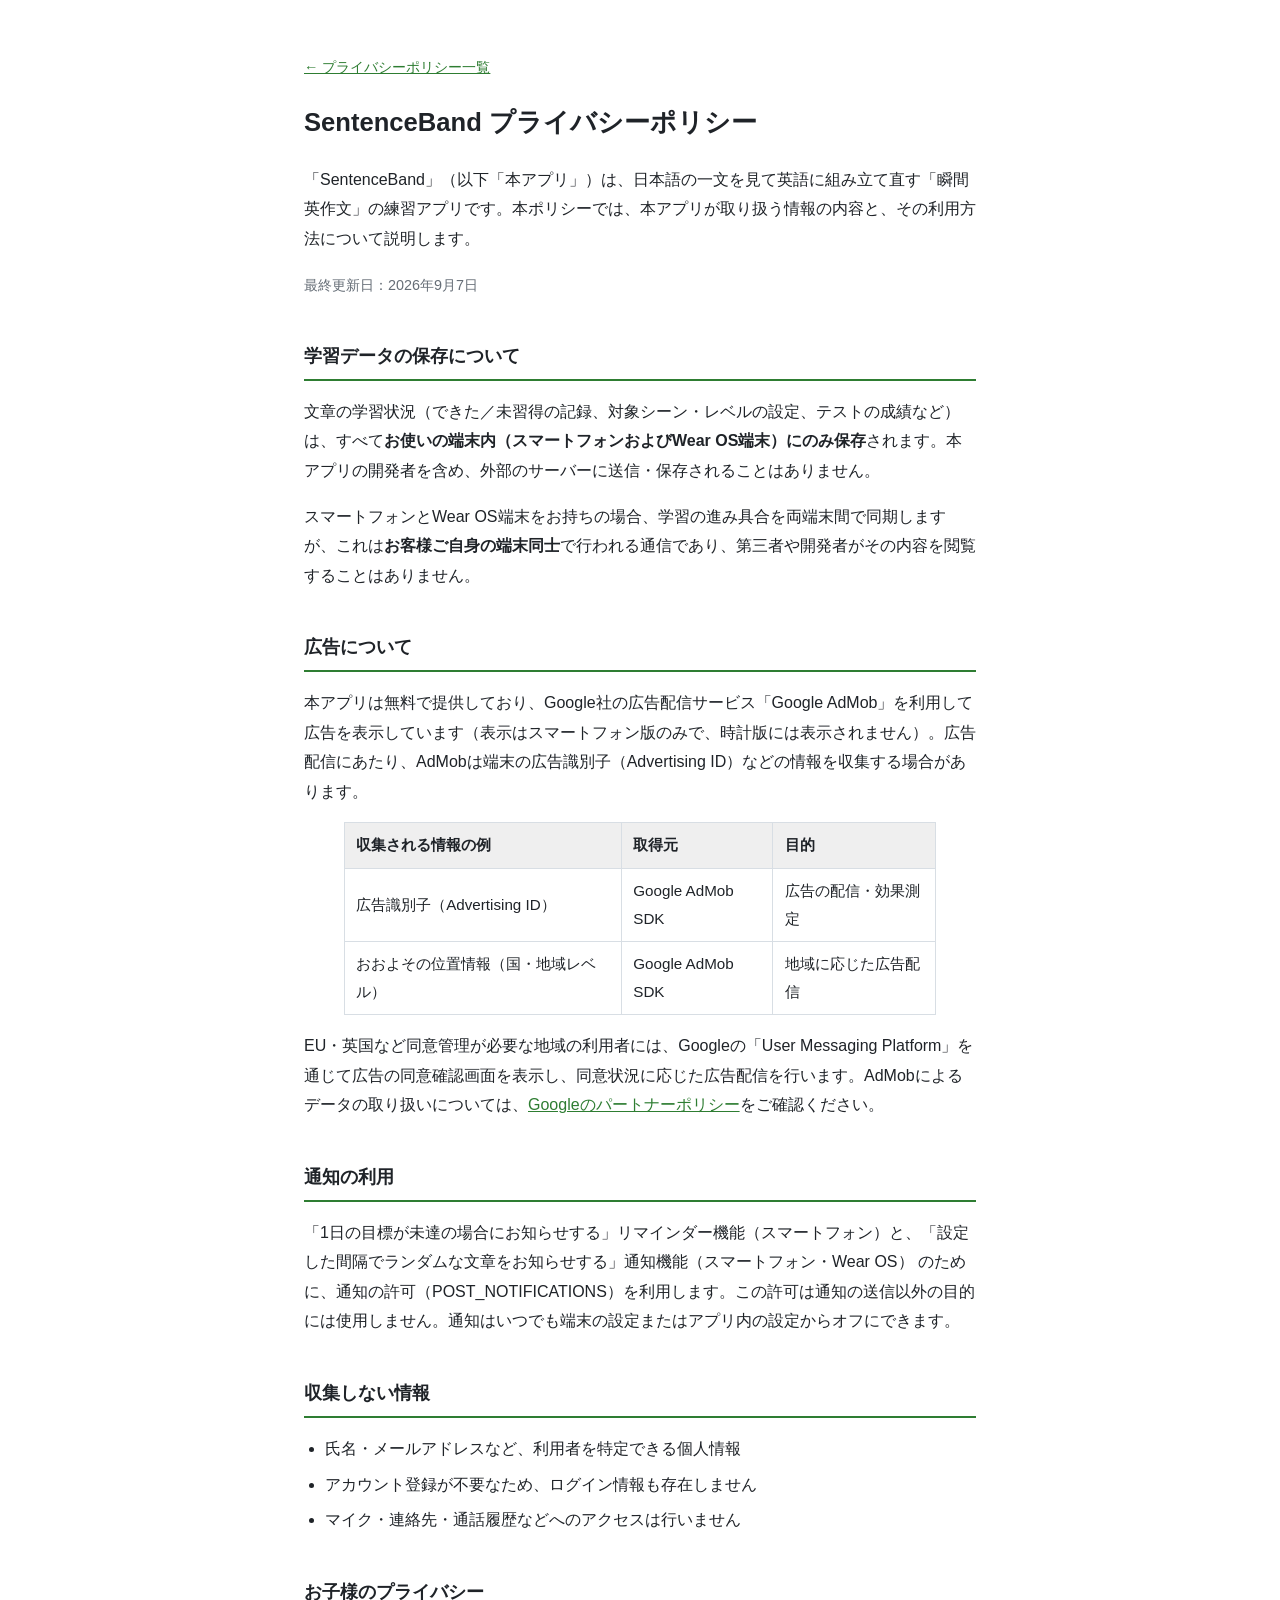
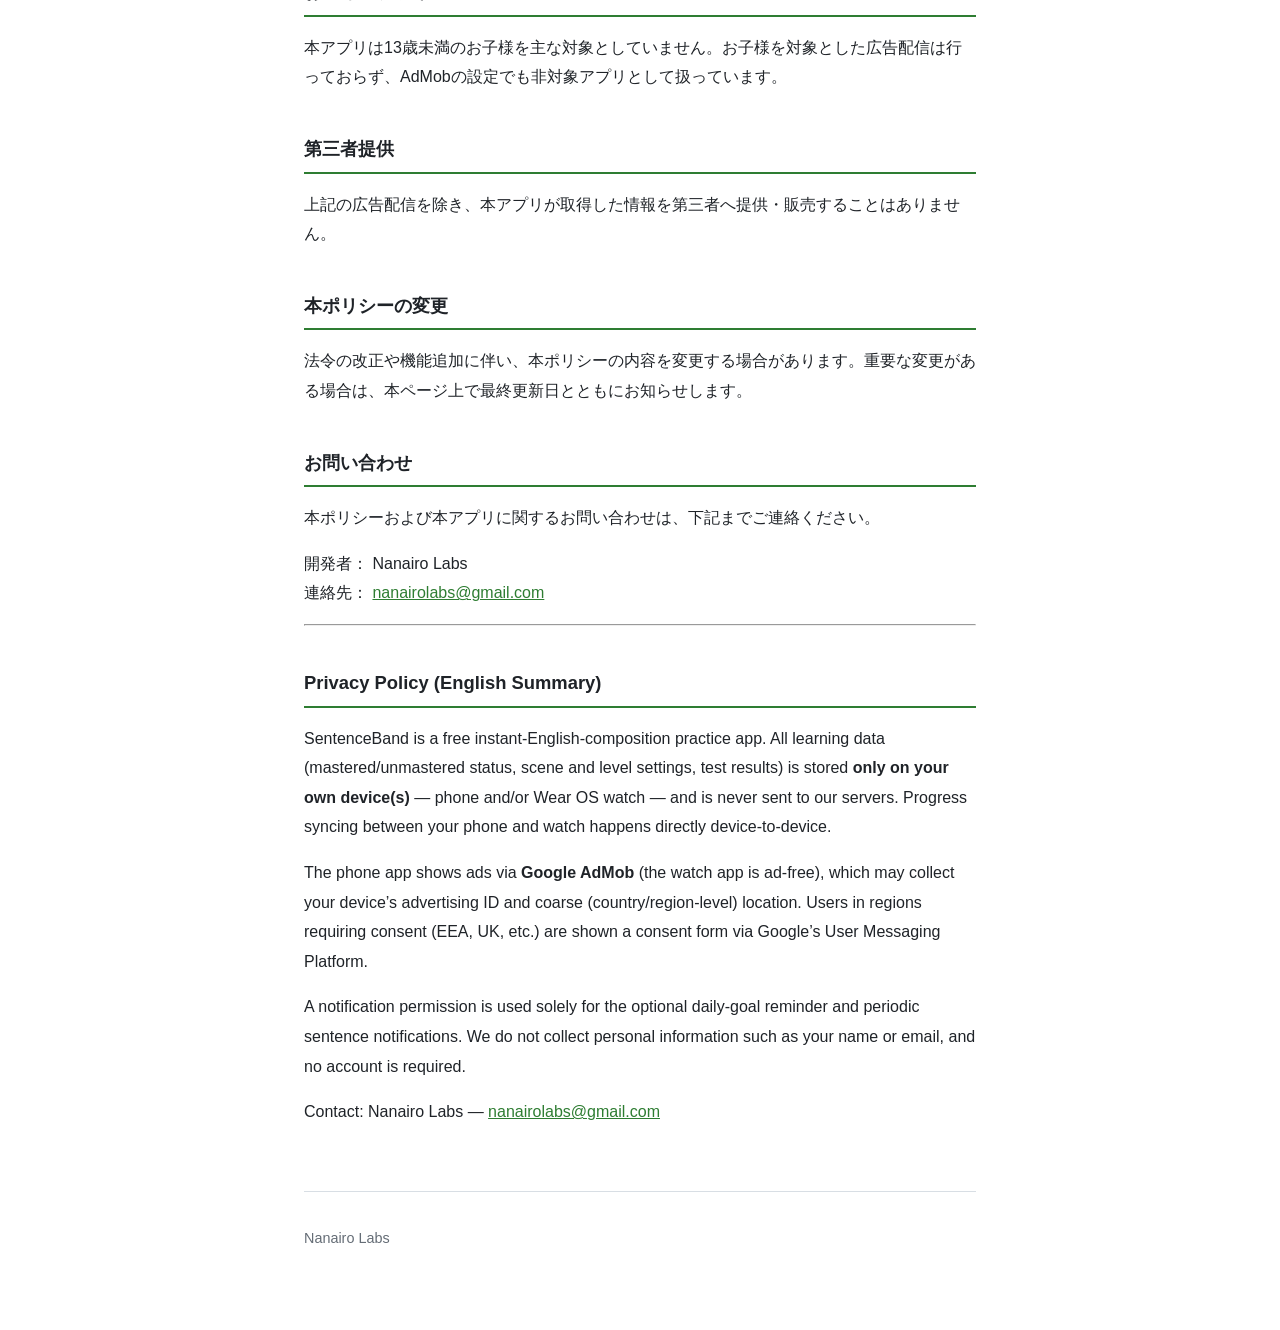
<file: privacy/sentenceband.html>
<!DOCTYPE html>
<html lang="ja">
<head>
<meta charset="utf-8">
<meta name="viewport" content="width=device-width, initial-scale=1">
<title>SentenceBand プライバシーポリシー | Nanairo Labs</title>
<link rel="stylesheet" href="style.css">
</head>
<body>
<main>
<p class="back"><a href="./">&larr; プライバシーポリシー一覧</a></p>
<h1>SentenceBand プライバシーポリシー</h1>
<p class="pp-lede">「SentenceBand」（以下「本アプリ」）は、日本語の一文を見て英語に組み立て直す「瞬間英作文」の練習アプリです。本ポリシーでは、本アプリが取り扱う情報の内容と、その利用方法について説明します。</p>
<p><em>最終更新日：2026年9月7日</em></p>
<h2>学習データの保存について</h2>
<p>文章の学習状況（できた／未習得の記録、対象シーン・レベルの設定、テストの成績など） は、すべて<strong>お使いの端末内（スマートフォンおよびWear OS端末）にのみ保存</strong>されます。本アプリの開発者を含め、外部のサーバーに送信・保存されることはありません。</p>
<p>スマートフォンとWear OS端末をお持ちの場合、学習の進み具合を両端末間で同期しますが、これは<strong>お客様ご自身の端末同士</strong>で行われる通信であり、第三者や開発者がその内容を閲覧することはありません。</p>
<h2>広告について</h2>
<p>本アプリは無料で提供しており、Google社の広告配信サービス「Google AdMob」を利用して広告を表示しています（表示はスマートフォン版のみで、時計版には表示されません）。広告配信にあたり、AdMobは端末の広告識別子（Advertising ID）などの情報を収集する場合があります。</p>
<figure class="wp-block-table">
<table>
<thead>
<tr>
<th>収集される情報の例</th>
<th>取得元</th>
<th>目的</th>
</tr>
</thead>
<tbody>
<tr>
<td>広告識別子（Advertising ID）</td>
<td>Google AdMob SDK</td>
<td>広告の配信・効果測定</td>
</tr>
<tr>
<td>おおよその位置情報（国・地域レベル）</td>
<td>Google AdMob SDK</td>
<td>地域に応じた広告配信</td>
</tr>
</tbody>
</table>
</figure>
<p>EU・英国など同意管理が必要な地域の利用者には、Googleの「User Messaging Platform」を通じて広告の同意確認画面を表示し、同意状況に応じた広告配信を行います。AdMobによるデータの取り扱いについては、<a href="https://policies.google.com/technologies/partner-sites" target="_blank" rel="noopener">Googleのパートナーポリシー</a>をご確認ください。</p>
<h2>通知の利用</h2>
<p>「1日の目標が未達の場合にお知らせする」リマインダー機能（スマートフォン）と、「設定した間隔でランダムな文章をお知らせする」通知機能（スマートフォン・Wear OS） のために、通知の許可（POST_NOTIFICATIONS）を利用します。この許可は通知の送信以外の目的には使用しません。通知はいつでも端末の設定またはアプリ内の設定からオフにできます。</p>
<h2>収集しない情報</h2>
<ul>
<li>氏名・メールアドレスなど、利用者を特定できる個人情報</li>
<li>アカウント登録が不要なため、ログイン情報も存在しません</li>
<li>マイク・連絡先・通話履歴などへのアクセスは行いません</li>
</ul>
<h2>お子様のプライバシー</h2>
<p>本アプリは13歳未満のお子様を主な対象としていません。お子様を対象とした広告配信は行っておらず、AdMobの設定でも非対象アプリとして扱っています。</p>
<h2>第三者提供</h2>
<p>上記の広告配信を除き、本アプリが取得した情報を第三者へ提供・販売することはありません。</p>
<h2>本ポリシーの変更</h2>
<p>法令の改正や機能追加に伴い、本ポリシーの内容を変更する場合があります。重要な変更がある場合は、本ページ上で最終更新日とともにお知らせします。</p>
<h2>お問い合わせ</h2>
<p>本ポリシーおよび本アプリに関するお問い合わせは、下記までご連絡ください。</p>
<p>開発者： Nanairo Labs<br />
連絡先： <a href="mailto:nanairolabs@gmail.com">nanairolabs@gmail.com</a></p>
<hr>
<h2>Privacy Policy (English Summary)</h2>
<p>SentenceBand is a free instant-English-composition practice app. All learning data (mastered/unmastered status, scene and level settings, test results) is stored <strong>only on your own device(s)</strong> &mdash; phone and/or Wear OS watch &mdash; and is never sent to our servers. Progress syncing between your phone and watch happens directly device-to-device.</p>
<p>The phone app shows ads via <strong>Google AdMob</strong> (the watch app is ad-free), which may collect your device&#8217;s advertising ID and coarse (country/region-level) location. Users in regions requiring consent (EEA, UK, etc.) are shown a consent form via Google&#8217;s User Messaging Platform.</p>
<p>A notification permission is used solely for the optional daily-goal reminder and periodic sentence notifications. We do not collect personal information such as your name or email, and no account is required.</p>
<p>Contact: Nanairo Labs &mdash; <a href="mailto:nanairolabs@gmail.com">nanairolabs@gmail.com</a></p>


<footer>
<p>Nanairo Labs</p>
</footer>
</main>
</body>
</html>
</file>
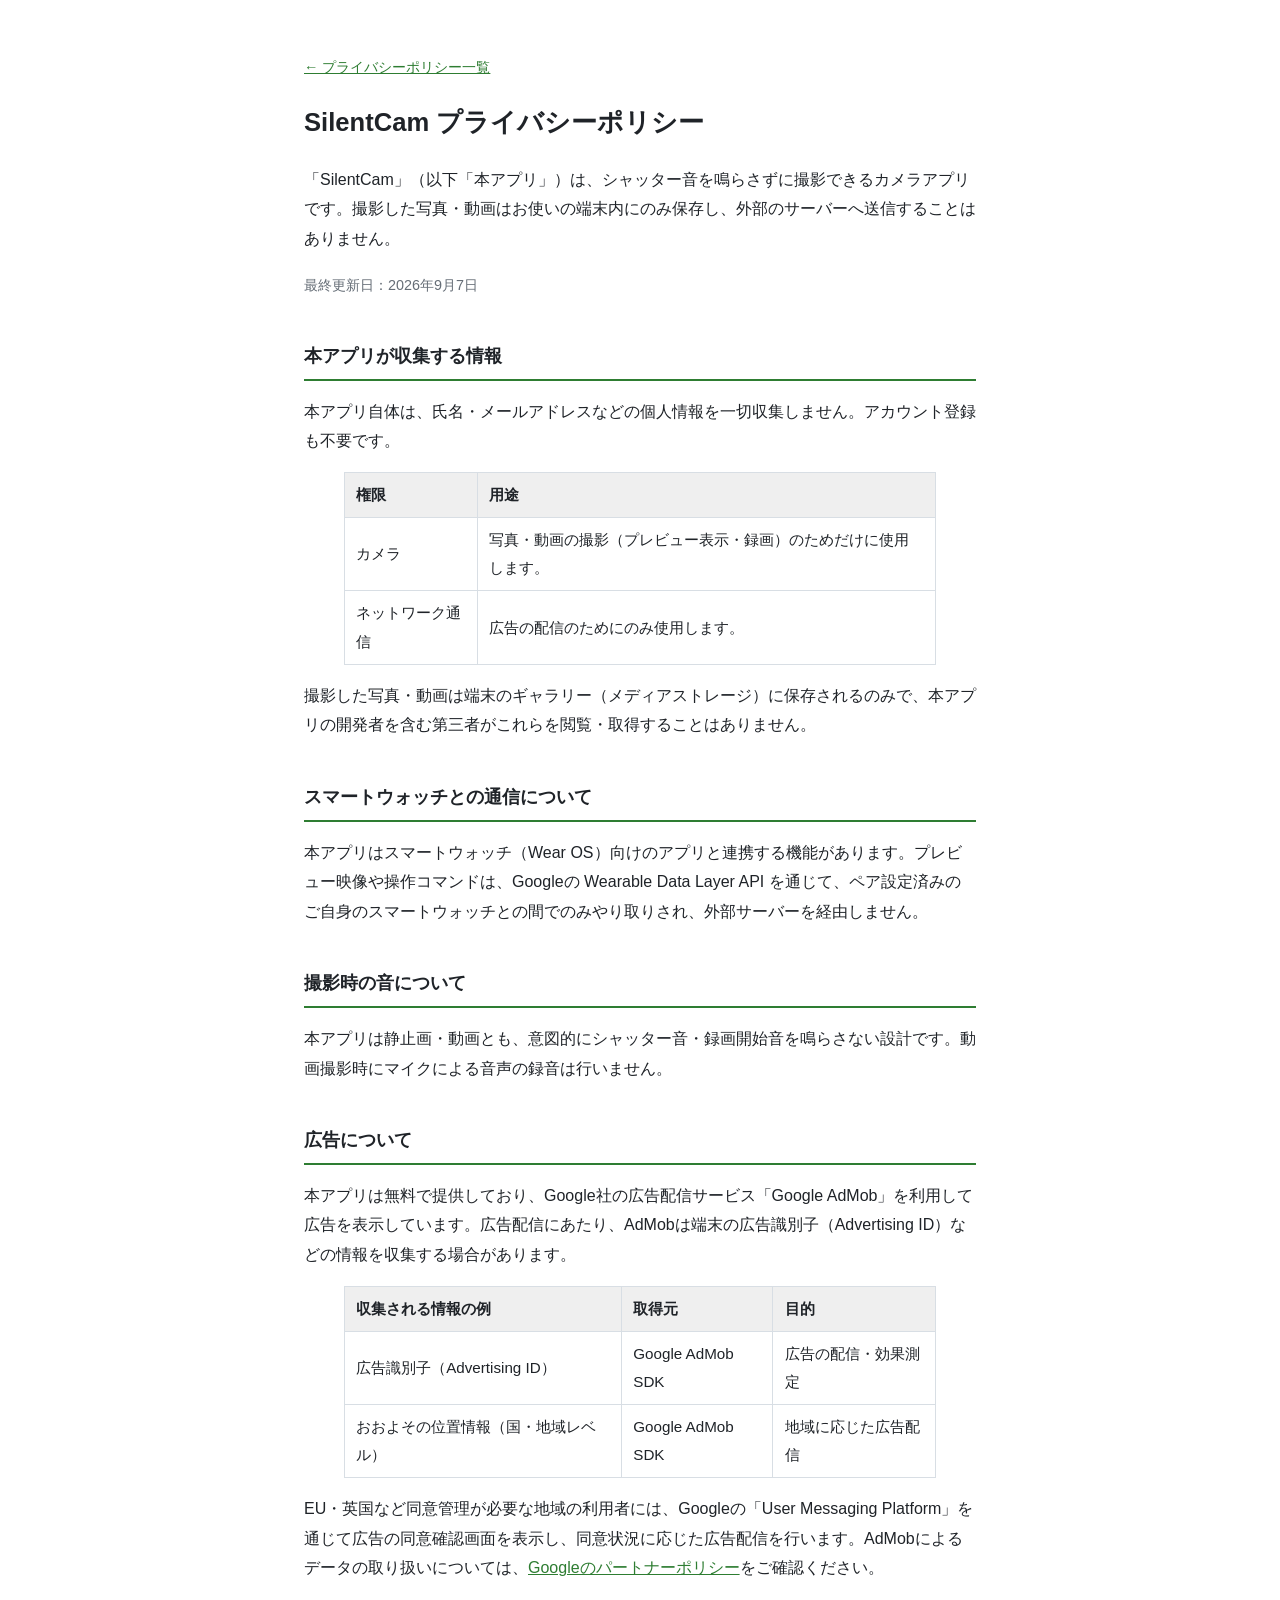
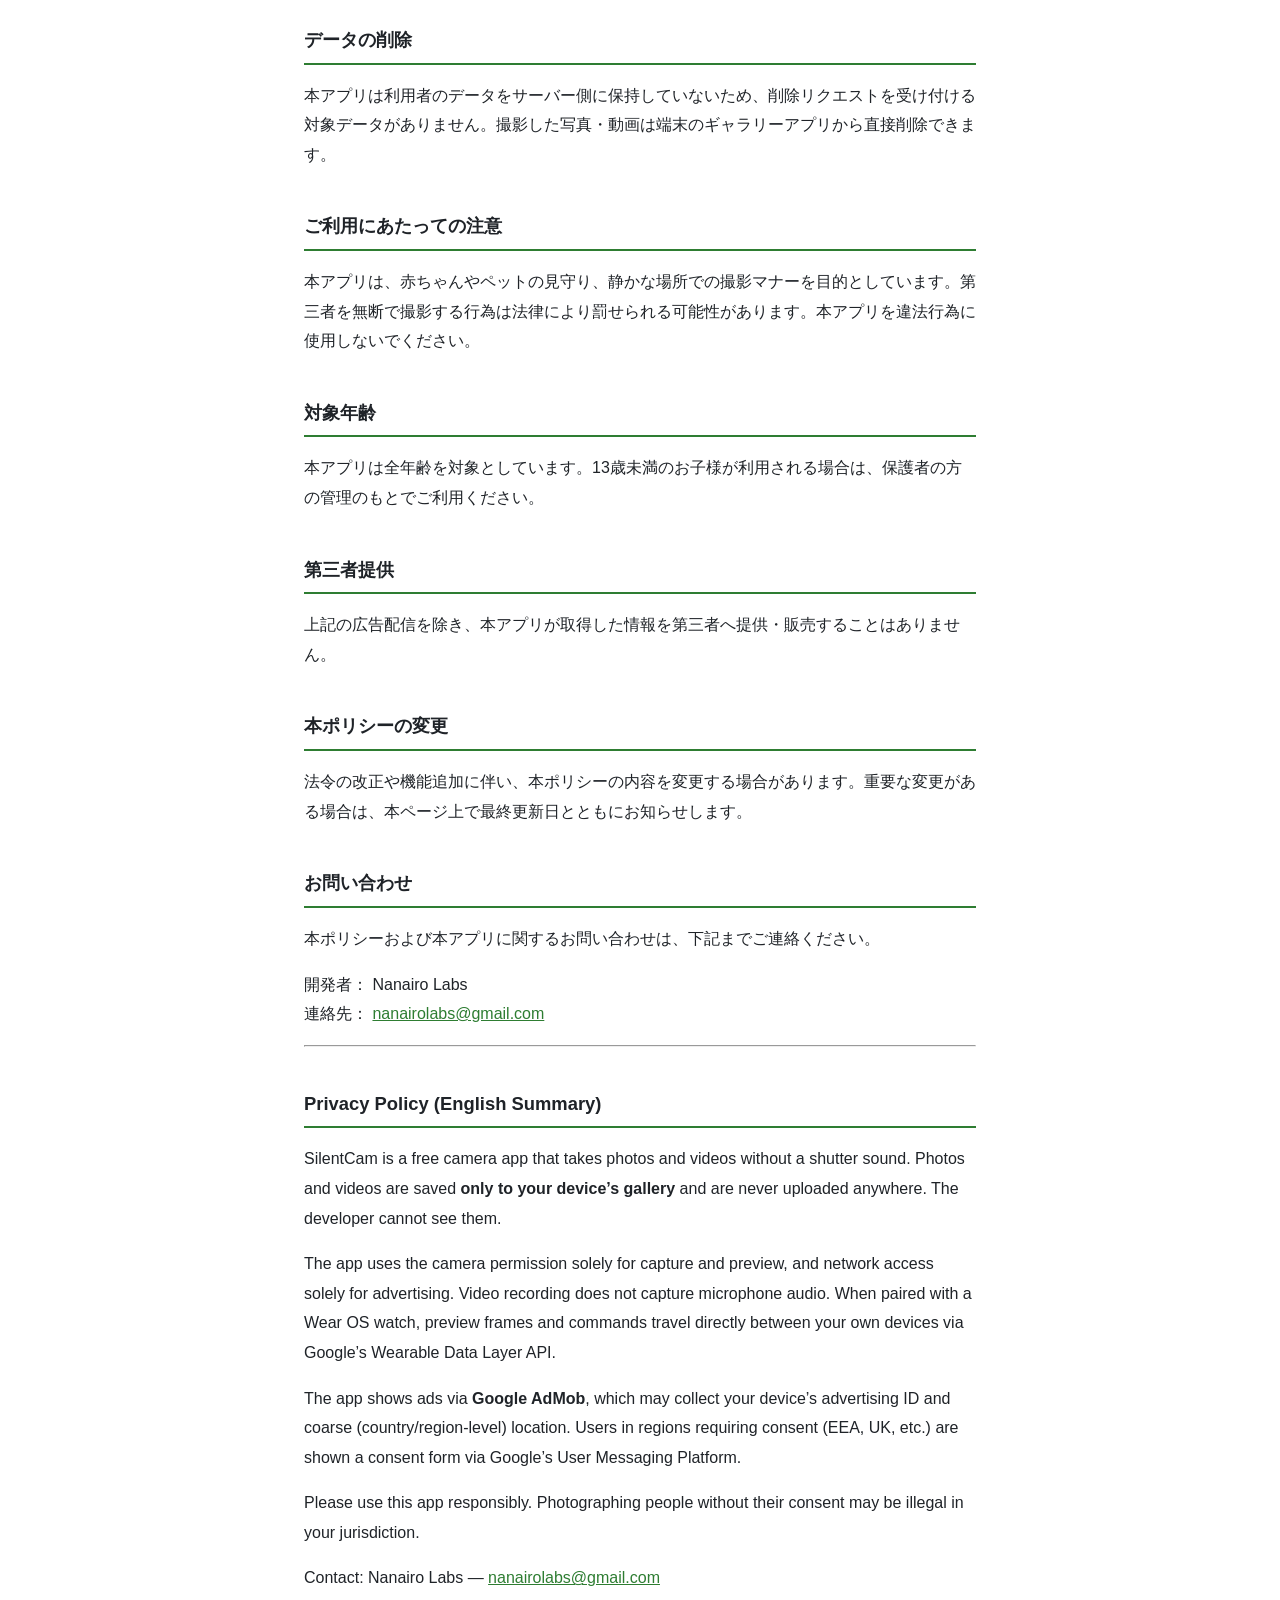
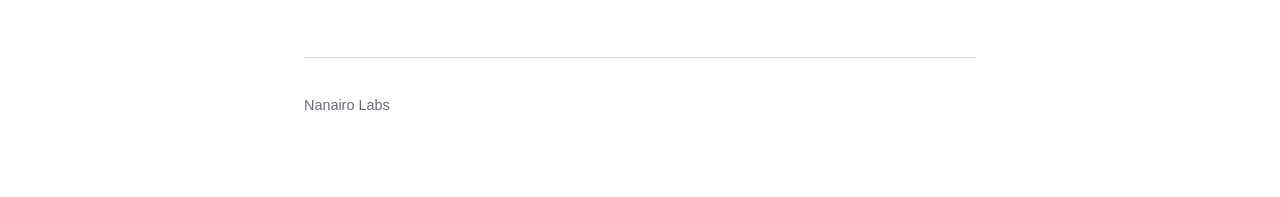
<file: privacy/silentcam.html>
<!DOCTYPE html>
<html lang="ja">
<head>
<meta charset="utf-8">
<meta name="viewport" content="width=device-width, initial-scale=1">
<title>SilentCam プライバシーポリシー | Nanairo Labs</title>
<link rel="stylesheet" href="style.css">
</head>
<body>
<main>
<p class="back"><a href="./">&larr; プライバシーポリシー一覧</a></p>
<h1>SilentCam プライバシーポリシー</h1>
<p class="pp-lede">「SilentCam」（以下「本アプリ」）は、シャッター音を鳴らさずに撮影できるカメラアプリです。撮影した写真・動画はお使いの端末内にのみ保存し、外部のサーバーへ送信することはありません。</p>
<p><em>最終更新日：2026年9月7日</em></p>
<h2>本アプリが収集する情報</h2>
<p>本アプリ自体は、氏名・メールアドレスなどの個人情報を一切収集しません。アカウント登録も不要です。</p>
<figure class="wp-block-table">
<table>
<thead>
<tr>
<th>権限</th>
<th>用途</th>
</tr>
</thead>
<tbody>
<tr>
<td>カメラ</td>
<td>写真・動画の撮影（プレビュー表示・録画）のためだけに使用します。</td>
</tr>
<tr>
<td>ネットワーク通信</td>
<td>広告の配信のためにのみ使用します。</td>
</tr>
</tbody>
</table>
</figure>
<p>撮影した写真・動画は端末のギャラリー（メディアストレージ）に保存されるのみで、本アプリの開発者を含む第三者がこれらを閲覧・取得することはありません。</p>
<h2>スマートウォッチとの通信について</h2>
<p>本アプリはスマートウォッチ（Wear OS）向けのアプリと連携する機能があります。プレビュー映像や操作コマンドは、Googleの Wearable Data Layer API を通じて、ペア設定済みのご自身のスマートウォッチとの間でのみやり取りされ、外部サーバーを経由しません。</p>
<h2>撮影時の音について</h2>
<p>本アプリは静止画・動画とも、意図的にシャッター音・録画開始音を鳴らさない設計です。動画撮影時にマイクによる音声の録音は行いません。</p>
<h2>広告について</h2>
<p>本アプリは無料で提供しており、Google社の広告配信サービス「Google AdMob」を利用して広告を表示しています。広告配信にあたり、AdMobは端末の広告識別子（Advertising ID）などの情報を収集する場合があります。</p>
<figure class="wp-block-table">
<table>
<thead>
<tr>
<th>収集される情報の例</th>
<th>取得元</th>
<th>目的</th>
</tr>
</thead>
<tbody>
<tr>
<td>広告識別子（Advertising ID）</td>
<td>Google AdMob SDK</td>
<td>広告の配信・効果測定</td>
</tr>
<tr>
<td>おおよその位置情報（国・地域レベル）</td>
<td>Google AdMob SDK</td>
<td>地域に応じた広告配信</td>
</tr>
</tbody>
</table>
</figure>
<p>EU・英国など同意管理が必要な地域の利用者には、Googleの「User Messaging Platform」を通じて広告の同意確認画面を表示し、同意状況に応じた広告配信を行います。AdMobによるデータの取り扱いについては、<a href="https://policies.google.com/technologies/partner-sites" target="_blank" rel="noopener">Googleのパートナーポリシー</a>をご確認ください。</p>
<h2>データの削除</h2>
<p>本アプリは利用者のデータをサーバー側に保持していないため、削除リクエストを受け付ける対象データがありません。撮影した写真・動画は端末のギャラリーアプリから直接削除できます。</p>
<h2>ご利用にあたっての注意</h2>
<p>本アプリは、赤ちゃんやペットの見守り、静かな場所での撮影マナーを目的としています。第三者を無断で撮影する行為は法律により罰せられる可能性があります。本アプリを違法行為に使用しないでください。</p>
<h2>対象年齢</h2>
<p>本アプリは全年齢を対象としています。13歳未満のお子様が利用される場合は、保護者の方の管理のもとでご利用ください。</p>
<h2>第三者提供</h2>
<p>上記の広告配信を除き、本アプリが取得した情報を第三者へ提供・販売することはありません。</p>
<h2>本ポリシーの変更</h2>
<p>法令の改正や機能追加に伴い、本ポリシーの内容を変更する場合があります。重要な変更がある場合は、本ページ上で最終更新日とともにお知らせします。</p>
<h2>お問い合わせ</h2>
<p>本ポリシーおよび本アプリに関するお問い合わせは、下記までご連絡ください。</p>
<p>開発者： Nanairo Labs<br />
連絡先： <a href="mailto:nanairolabs@gmail.com">nanairolabs@gmail.com</a></p>
<hr>
<h2>Privacy Policy (English Summary)</h2>
<p>SilentCam is a free camera app that takes photos and videos without a shutter sound. Photos and videos are saved <strong>only to your device&#8217;s gallery</strong> and are never uploaded anywhere. The developer cannot see them.</p>
<p>The app uses the camera permission solely for capture and preview, and network access solely for advertising. Video recording does not capture microphone audio. When paired with a Wear OS watch, preview frames and commands travel directly between your own devices via Google&#8217;s Wearable Data Layer API.</p>
<p>The app shows ads via <strong>Google AdMob</strong>, which may collect your device&#8217;s advertising ID and coarse (country/region-level) location. Users in regions requiring consent (EEA, UK, etc.) are shown a consent form via Google&#8217;s User Messaging Platform.</p>
<p>Please use this app responsibly. Photographing people without their consent may be illegal in your jurisdiction.</p>
<p>Contact: Nanairo Labs &mdash; <a href="mailto:nanairolabs@gmail.com">nanairolabs@gmail.com</a></p>


<footer>
<p>Nanairo Labs</p>
</footer>
</main>
</body>
</html>
</file>
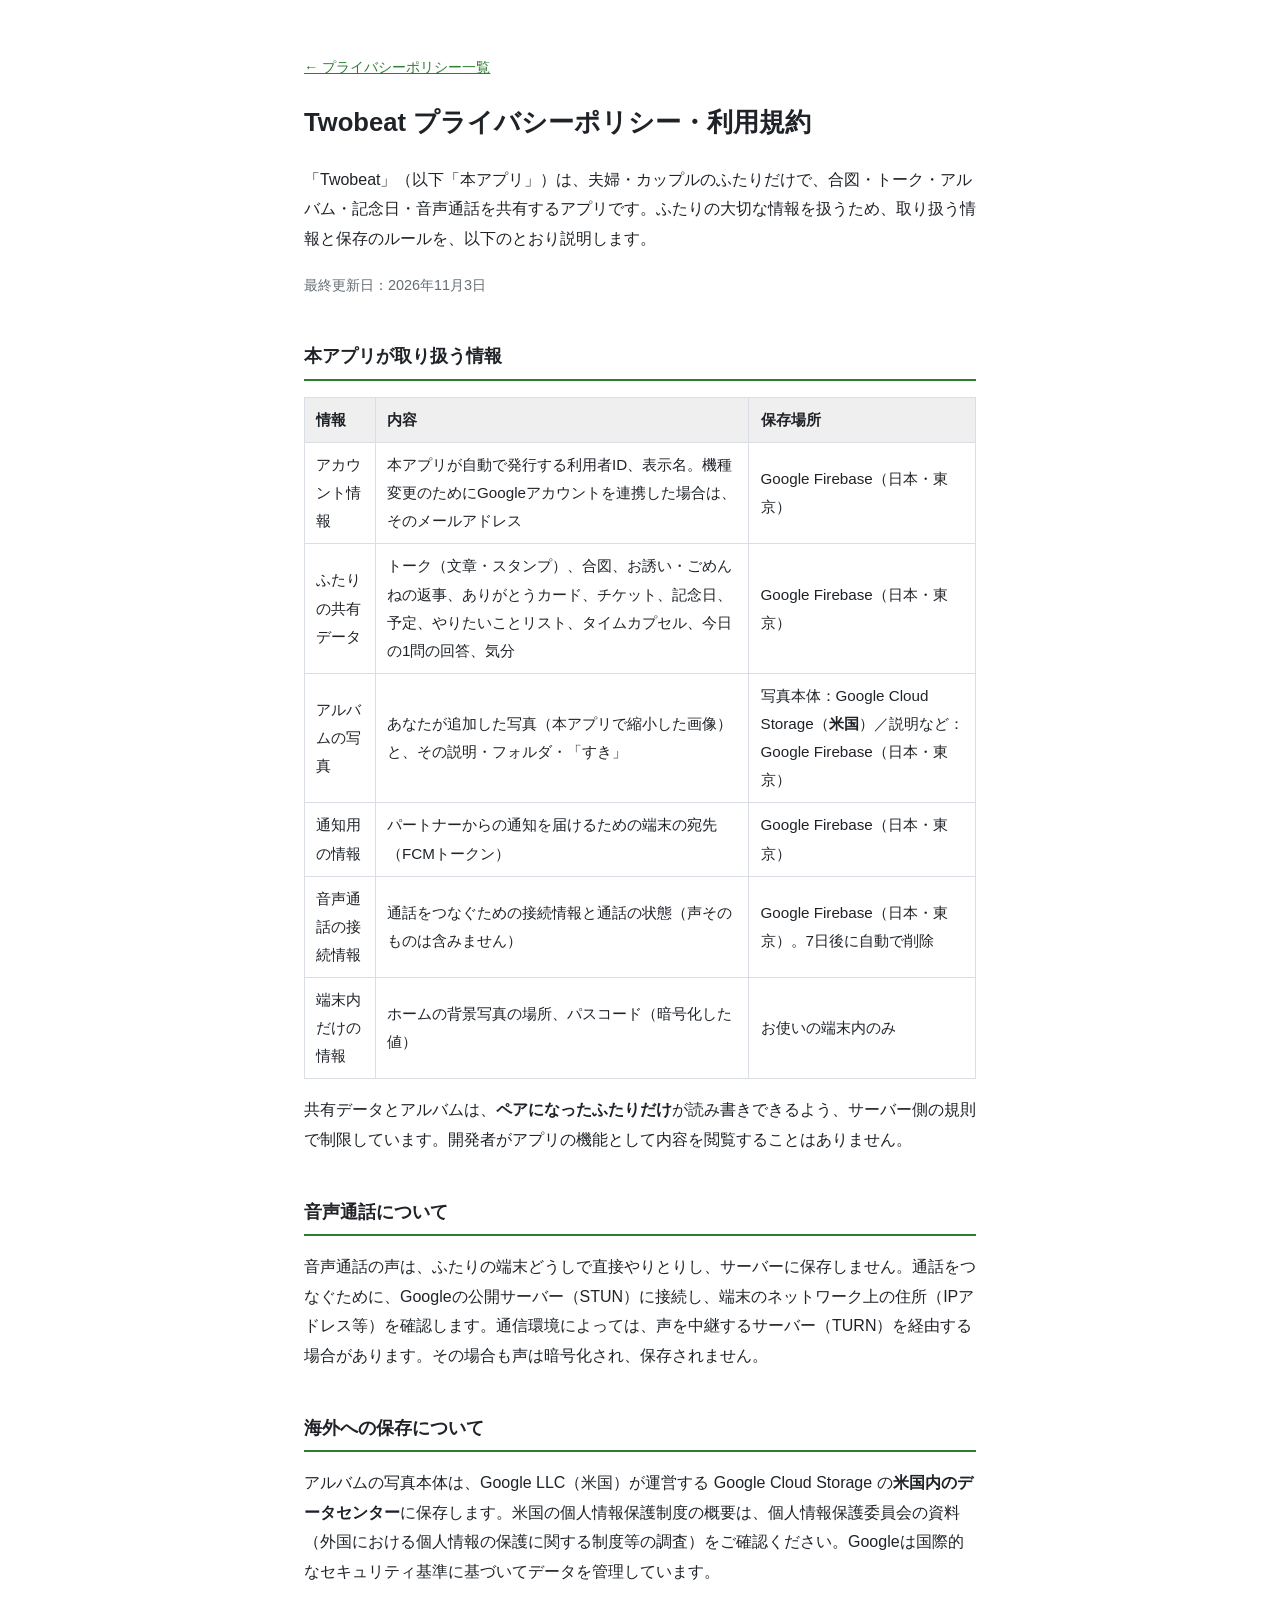
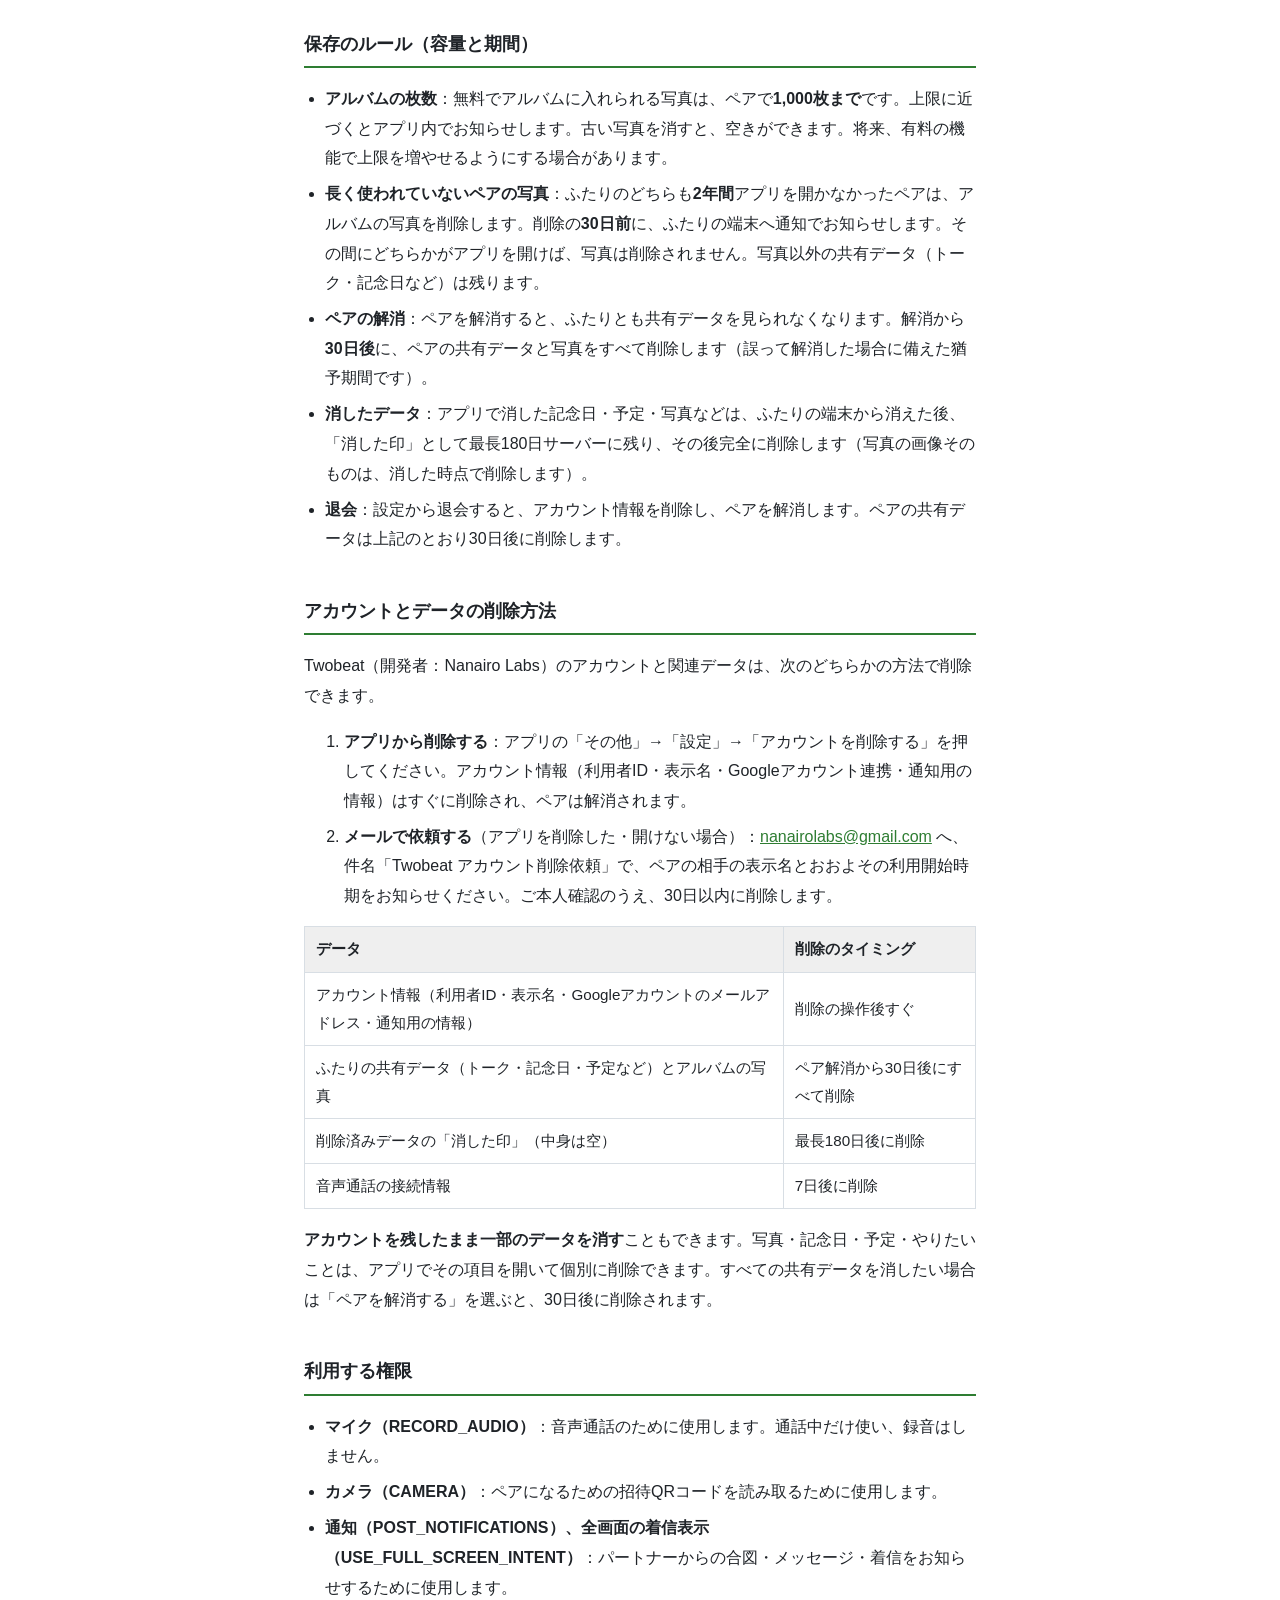
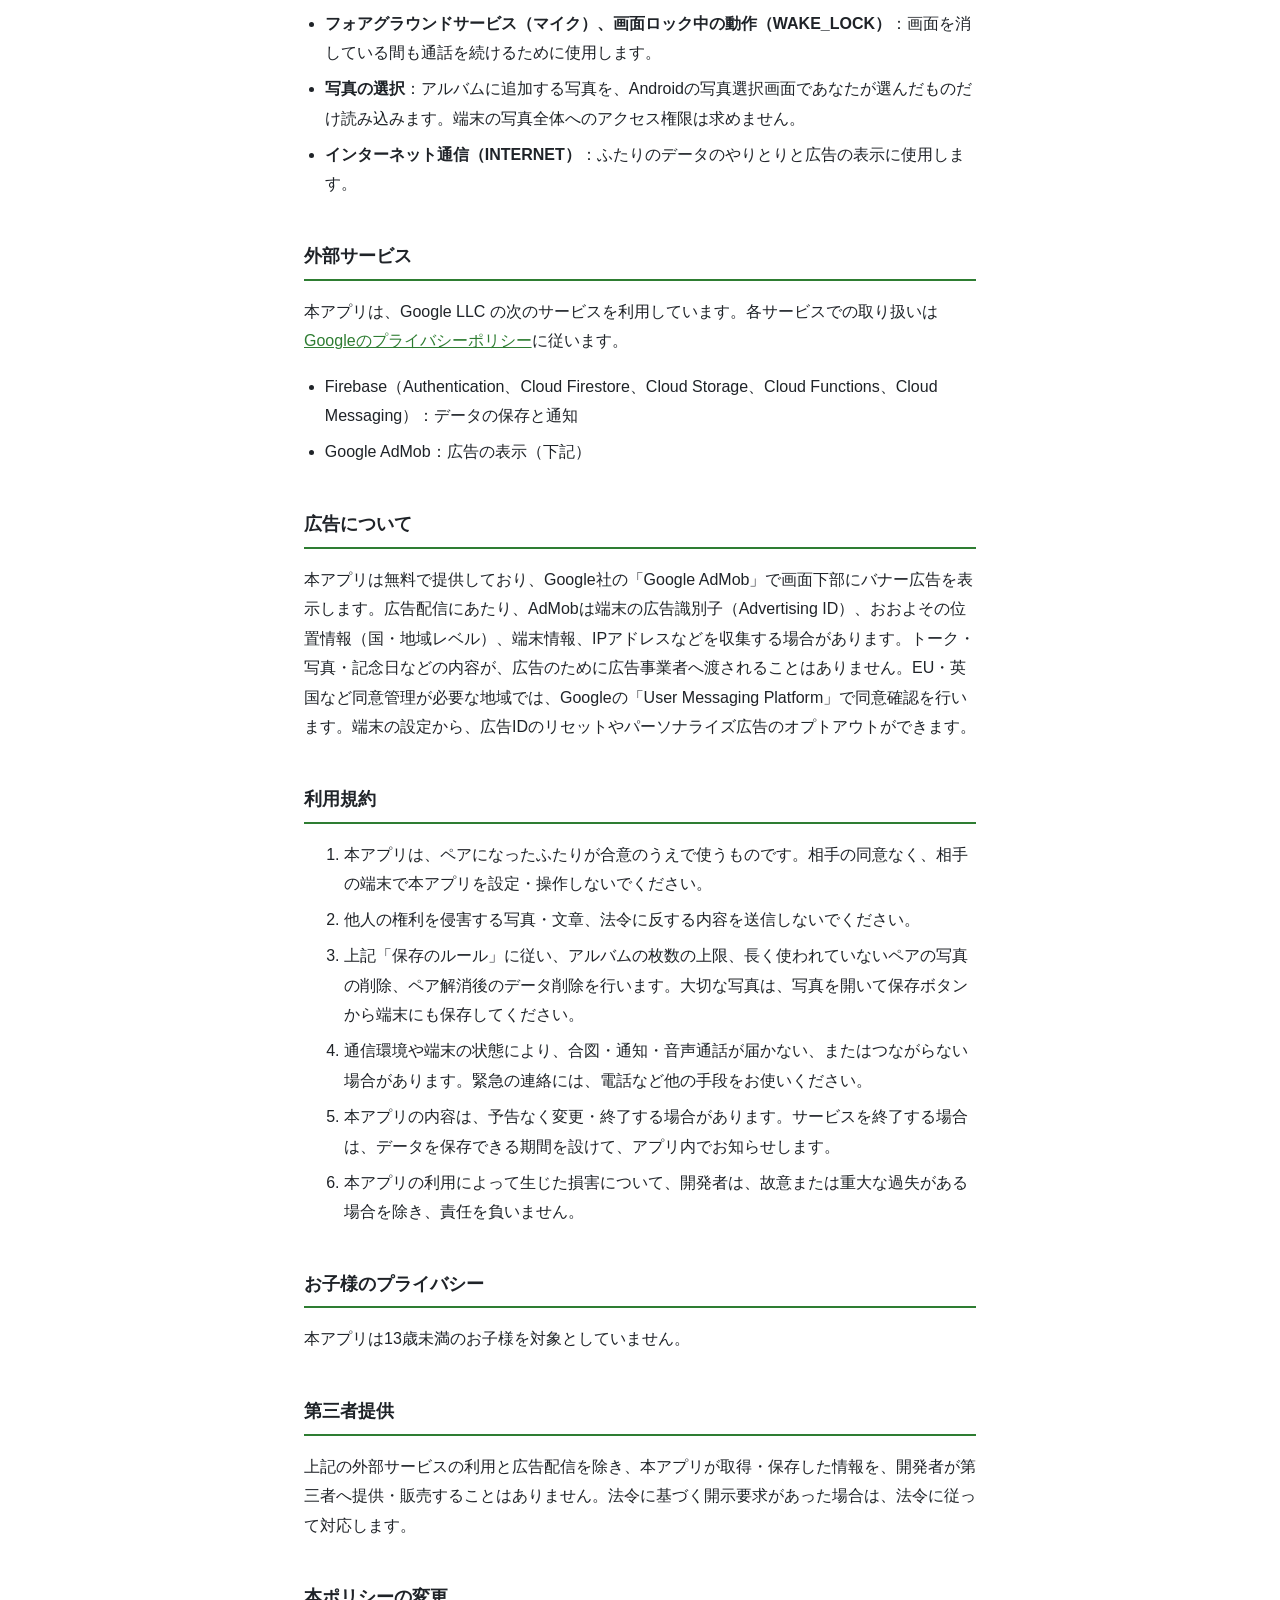
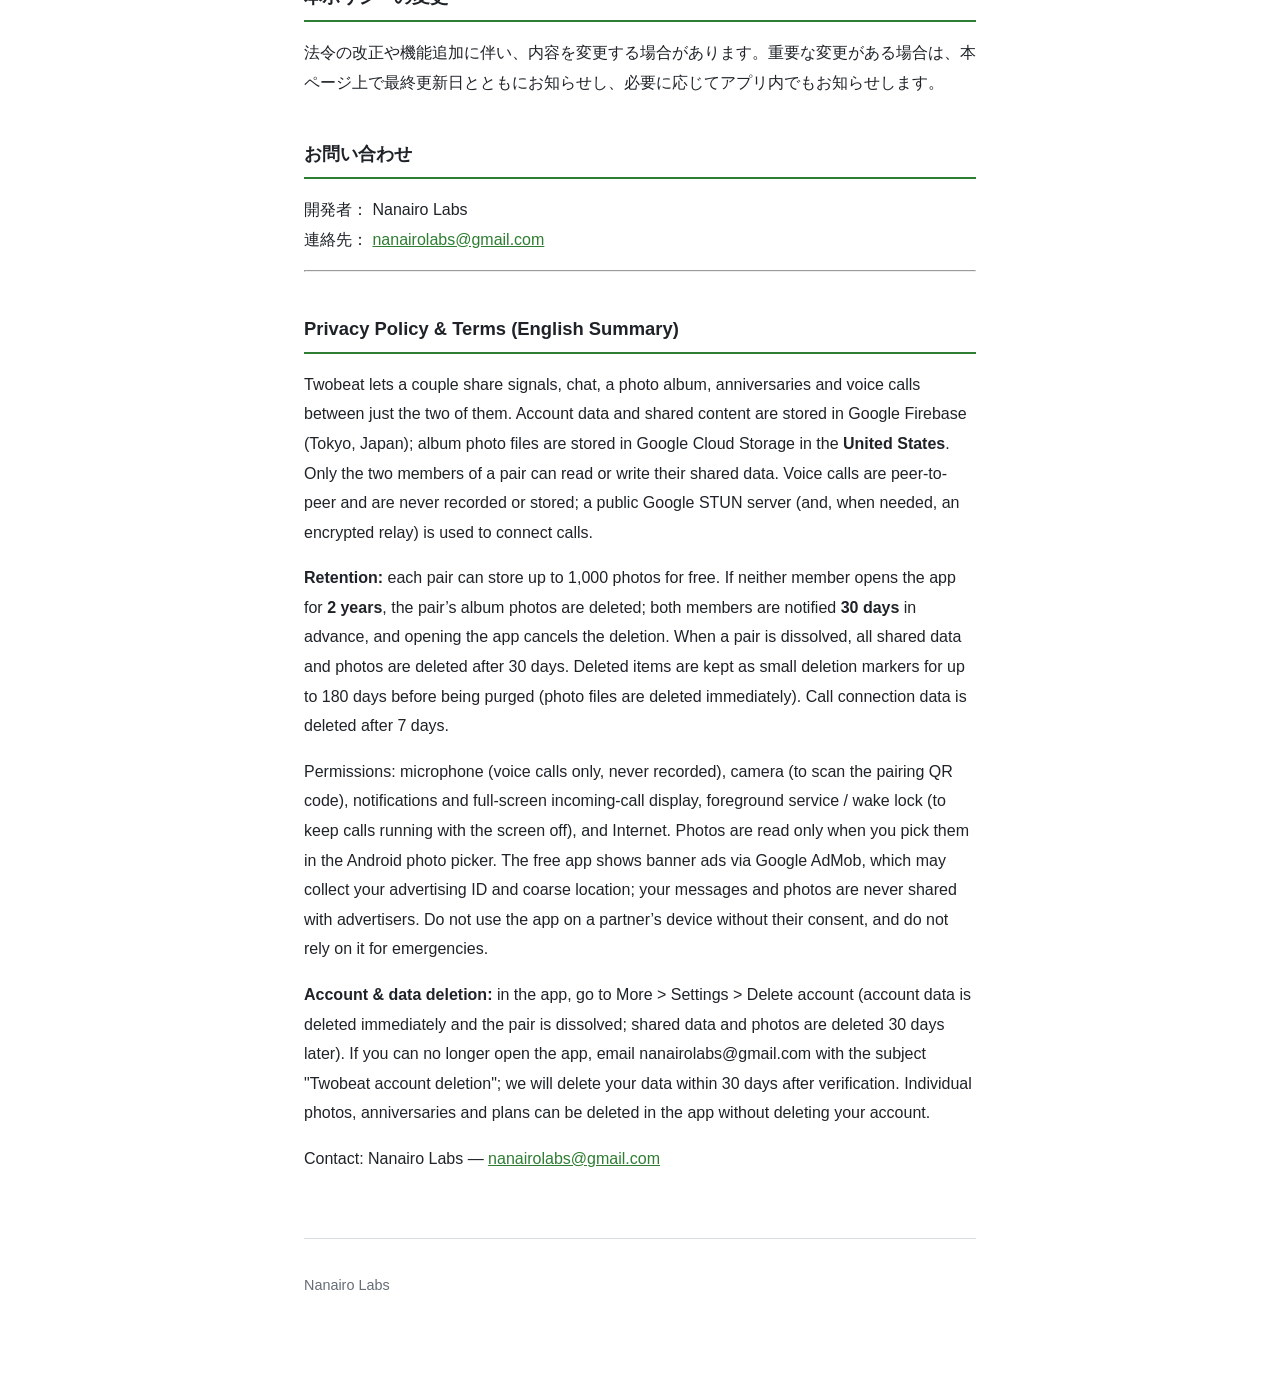
<file: privacy/twobeat.html>
<!DOCTYPE html>
<html lang="ja">
<head>
<meta charset="utf-8">
<meta name="viewport" content="width=device-width, initial-scale=1">
<title>Twobeat プライバシーポリシー・利用規約 | Nanairo Labs</title>
<link rel="stylesheet" href="style.css">
</head>
<body>
<main>
<p class="back"><a href="./">&larr; プライバシーポリシー一覧</a></p>
<h1>Twobeat プライバシーポリシー・利用規約</h1>
<p class="pp-lede">「Twobeat」（以下「本アプリ」）は、夫婦・カップルのふたりだけで、合図・トーク・アルバム・記念日・音声通話を共有するアプリです。ふたりの大切な情報を扱うため、取り扱う情報と保存のルールを、以下のとおり説明します。</p>
<p><em>最終更新日：2026年11月3日</em></p>

<h2>本アプリが取り扱う情報</h2>
<table>
<thead>
<tr><th>情報</th><th>内容</th><th>保存場所</th></tr>
</thead>
<tbody>
<tr><td>アカウント情報</td><td>本アプリが自動で発行する利用者ID、表示名。機種変更のためにGoogleアカウントを連携した場合は、そのメールアドレス</td><td>Google Firebase（日本・東京）</td></tr>
<tr><td>ふたりの共有データ</td><td>トーク（文章・スタンプ）、合図、お誘い・ごめんねの返事、ありがとうカード、チケット、記念日、予定、やりたいことリスト、タイムカプセル、今日の1問の回答、気分</td><td>Google Firebase（日本・東京）</td></tr>
<tr><td>アルバムの写真</td><td>あなたが追加した写真（本アプリで縮小した画像）と、その説明・フォルダ・「すき」</td><td>写真本体：Google Cloud Storage（<strong>米国</strong>）／説明など：Google Firebase（日本・東京）</td></tr>
<tr><td>通知用の情報</td><td>パートナーからの通知を届けるための端末の宛先（FCMトークン）</td><td>Google Firebase（日本・東京）</td></tr>
<tr><td>音声通話の接続情報</td><td>通話をつなぐための接続情報と通話の状態（声そのものは含みません）</td><td>Google Firebase（日本・東京）。7日後に自動で削除</td></tr>
<tr><td>端末内だけの情報</td><td>ホームの背景写真の場所、パスコード（暗号化した値）</td><td>お使いの端末内のみ</td></tr>
</tbody>
</table>
<p>共有データとアルバムは、<strong>ペアになったふたりだけ</strong>が読み書きできるよう、サーバー側の規則で制限しています。開発者がアプリの機能として内容を閲覧することはありません。</p>

<h2>音声通話について</h2>
<p>音声通話の声は、ふたりの端末どうしで直接やりとりし、サーバーに保存しません。通話をつなぐために、Googleの公開サーバー（STUN）に接続し、端末のネットワーク上の住所（IPアドレス等）を確認します。通信環境によっては、声を中継するサーバー（TURN）を経由する場合があります。その場合も声は暗号化され、保存されません。</p>

<h2>海外への保存について</h2>
<p>アルバムの写真本体は、Google LLC（米国）が運営する Google Cloud Storage の<strong>米国内のデータセンター</strong>に保存します。米国の個人情報保護制度の概要は、個人情報保護委員会の資料（外国における個人情報の保護に関する制度等の調査）をご確認ください。Googleは国際的なセキュリティ基準に基づいてデータを管理しています。</p>

<h2>保存のルール（容量と期間）</h2>
<ul>
<li><strong>アルバムの枚数</strong>：無料でアルバムに入れられる写真は、ペアで<strong>1,000枚まで</strong>です。上限に近づくとアプリ内でお知らせします。古い写真を消すと、空きができます。将来、有料の機能で上限を増やせるようにする場合があります。</li>
<li><strong>長く使われていないペアの写真</strong>：ふたりのどちらも<strong>2年間</strong>アプリを開かなかったペアは、アルバムの写真を削除します。削除の<strong>30日前</strong>に、ふたりの端末へ通知でお知らせします。その間にどちらかがアプリを開けば、写真は削除されません。写真以外の共有データ（トーク・記念日など）は残ります。</li>
<li><strong>ペアの解消</strong>：ペアを解消すると、ふたりとも共有データを見られなくなります。解消から<strong>30日後</strong>に、ペアの共有データと写真をすべて削除します（誤って解消した場合に備えた猶予期間です）。</li>
<li><strong>消したデータ</strong>：アプリで消した記念日・予定・写真などは、ふたりの端末から消えた後、「消した印」として最長180日サーバーに残り、その後完全に削除します（写真の画像そのものは、消した時点で削除します）。</li>
<li><strong>退会</strong>：設定から退会すると、アカウント情報を削除し、ペアを解消します。ペアの共有データは上記のとおり30日後に削除します。</li>
</ul>

<h2 id="delete-account">アカウントとデータの削除方法</h2>
<p>Twobeat（開発者：Nanairo Labs）のアカウントと関連データは、次のどちらかの方法で削除できます。</p>
<ol>
<li><strong>アプリから削除する</strong>：アプリの「その他」→「設定」→「アカウントを削除する」を押してください。アカウント情報（利用者ID・表示名・Googleアカウント連携・通知用の情報）はすぐに削除され、ペアは解消されます。</li>
<li><strong>メールで依頼する</strong>（アプリを削除した・開けない場合）：<a href="mailto:nanairolabs@gmail.com?subject=Twobeat%20%E3%82%A2%E3%82%AB%E3%82%A6%E3%83%B3%E3%83%88%E5%89%8A%E9%99%A4%E4%BE%9D%E9%A0%BC">nanairolabs@gmail.com</a> へ、件名「Twobeat アカウント削除依頼」で、ペアの相手の表示名とおおよその利用開始時期をお知らせください。ご本人確認のうえ、30日以内に削除します。</li>
</ol>
<table>
<thead>
<tr><th>データ</th><th>削除のタイミング</th></tr>
</thead>
<tbody>
<tr><td>アカウント情報（利用者ID・表示名・Googleアカウントのメールアドレス・通知用の情報）</td><td>削除の操作後すぐ</td></tr>
<tr><td>ふたりの共有データ（トーク・記念日・予定など）とアルバムの写真</td><td>ペア解消から30日後にすべて削除</td></tr>
<tr><td>削除済みデータの「消した印」（中身は空）</td><td>最長180日後に削除</td></tr>
<tr><td>音声通話の接続情報</td><td>7日後に削除</td></tr>
</tbody>
</table>
<p><strong>アカウントを残したまま一部のデータを消す</strong>こともできます。写真・記念日・予定・やりたいことは、アプリでその項目を開いて個別に削除できます。すべての共有データを消したい場合は「ペアを解消する」を選ぶと、30日後に削除されます。</p>

<h2>利用する権限</h2>
<ul>
<li><strong>マイク（RECORD_AUDIO）</strong>：音声通話のために使用します。通話中だけ使い、録音はしません。</li>
<li><strong>カメラ（CAMERA）</strong>：ペアになるための招待QRコードを読み取るために使用します。</li>
<li><strong>通知（POST_NOTIFICATIONS）、全画面の着信表示（USE_FULL_SCREEN_INTENT）</strong>：パートナーからの合図・メッセージ・着信をお知らせするために使用します。</li>
<li><strong>フォアグラウンドサービス（マイク）、画面ロック中の動作（WAKE_LOCK）</strong>：画面を消している間も通話を続けるために使用します。</li>
<li><strong>写真の選択</strong>：アルバムに追加する写真を、Androidの写真選択画面であなたが選んだものだけ読み込みます。端末の写真全体へのアクセス権限は求めません。</li>
<li><strong>インターネット通信（INTERNET）</strong>：ふたりのデータのやりとりと広告の表示に使用します。</li>
</ul>

<h2>外部サービス</h2>
<p>本アプリは、Google LLC の次のサービスを利用しています。各サービスでの取り扱いは<a href="https://policies.google.com/privacy" target="_blank" rel="noopener">Googleのプライバシーポリシー</a>に従います。</p>
<ul>
<li>Firebase（Authentication、Cloud Firestore、Cloud Storage、Cloud Functions、Cloud Messaging）：データの保存と通知</li>
<li>Google AdMob：広告の表示（下記）</li>
</ul>

<h2>広告について</h2>
<p>本アプリは無料で提供しており、Google社の「Google AdMob」で画面下部にバナー広告を表示します。広告配信にあたり、AdMobは端末の広告識別子（Advertising ID）、おおよその位置情報（国・地域レベル）、端末情報、IPアドレスなどを収集する場合があります。トーク・写真・記念日などの内容が、広告のために広告事業者へ渡されることはありません。EU・英国など同意管理が必要な地域では、Googleの「User Messaging Platform」で同意確認を行います。端末の設定から、広告IDのリセットやパーソナライズ広告のオプトアウトができます。</p>

<h2>利用規約</h2>
<ol>
<li>本アプリは、ペアになったふたりが合意のうえで使うものです。相手の同意なく、相手の端末で本アプリを設定・操作しないでください。</li>
<li>他人の権利を侵害する写真・文章、法令に反する内容を送信しないでください。</li>
<li>上記「保存のルール」に従い、アルバムの枚数の上限、長く使われていないペアの写真の削除、ペア解消後のデータ削除を行います。大切な写真は、写真を開いて保存ボタンから端末にも保存してください。</li>
<li>通信環境や端末の状態により、合図・通知・音声通話が届かない、またはつながらない場合があります。緊急の連絡には、電話など他の手段をお使いください。</li>
<li>本アプリの内容は、予告なく変更・終了する場合があります。サービスを終了する場合は、データを保存できる期間を設けて、アプリ内でお知らせします。</li>
<li>本アプリの利用によって生じた損害について、開発者は、故意または重大な過失がある場合を除き、責任を負いません。</li>
</ol>

<h2>お子様のプライバシー</h2>
<p>本アプリは13歳未満のお子様を対象としていません。</p>

<h2>第三者提供</h2>
<p>上記の外部サービスの利用と広告配信を除き、本アプリが取得・保存した情報を、開発者が第三者へ提供・販売することはありません。法令に基づく開示要求があった場合は、法令に従って対応します。</p>

<h2>本ポリシーの変更</h2>
<p>法令の改正や機能追加に伴い、内容を変更する場合があります。重要な変更がある場合は、本ページ上で最終更新日とともにお知らせし、必要に応じてアプリ内でもお知らせします。</p>

<h2>お問い合わせ</h2>
<p>開発者： Nanairo Labs<br />
連絡先： <a href="mailto:nanairolabs@gmail.com">nanairolabs@gmail.com</a></p>
<hr>
<h2>Privacy Policy &amp; Terms (English Summary)</h2>
<p>Twobeat lets a couple share signals, chat, a photo album, anniversaries and voice calls between just the two of them. Account data and shared content are stored in Google Firebase (Tokyo, Japan); album photo files are stored in Google Cloud Storage in the <strong>United States</strong>. Only the two members of a pair can read or write their shared data. Voice calls are peer-to-peer and are never recorded or stored; a public Google STUN server (and, when needed, an encrypted relay) is used to connect calls.</p>
<p><strong>Retention:</strong> each pair can store up to 1,000 photos for free. If neither member opens the app for <strong>2 years</strong>, the pair&#8217;s album photos are deleted; both members are notified <strong>30 days</strong> in advance, and opening the app cancels the deletion. When a pair is dissolved, all shared data and photos are deleted after 30 days. Deleted items are kept as small deletion markers for up to 180 days before being purged (photo files are deleted immediately). Call connection data is deleted after 7 days.</p>
<p>Permissions: microphone (voice calls only, never recorded), camera (to scan the pairing QR code), notifications and full-screen incoming-call display, foreground service / wake lock (to keep calls running with the screen off), and Internet. Photos are read only when you pick them in the Android photo picker. The free app shows banner ads via Google AdMob, which may collect your advertising ID and coarse location; your messages and photos are never shared with advertisers. Do not use the app on a partner&#8217;s device without their consent, and do not rely on it for emergencies.</p>
<p><strong>Account &amp; data deletion:</strong> in the app, go to More &gt; Settings &gt; Delete account (account data is deleted immediately and the pair is dissolved; shared data and photos are deleted 30 days later). If you can no longer open the app, email nanairolabs@gmail.com with the subject &quot;Twobeat account deletion&quot;; we will delete your data within 30 days after verification. Individual photos, anniversaries and plans can be deleted in the app without deleting your account.</p>
<p>Contact: Nanairo Labs &mdash; <a href="mailto:nanairolabs@gmail.com">nanairolabs@gmail.com</a></p>

<footer>
<p>Nanairo Labs</p>
</footer>
</main>
</body>
</html>
</file>
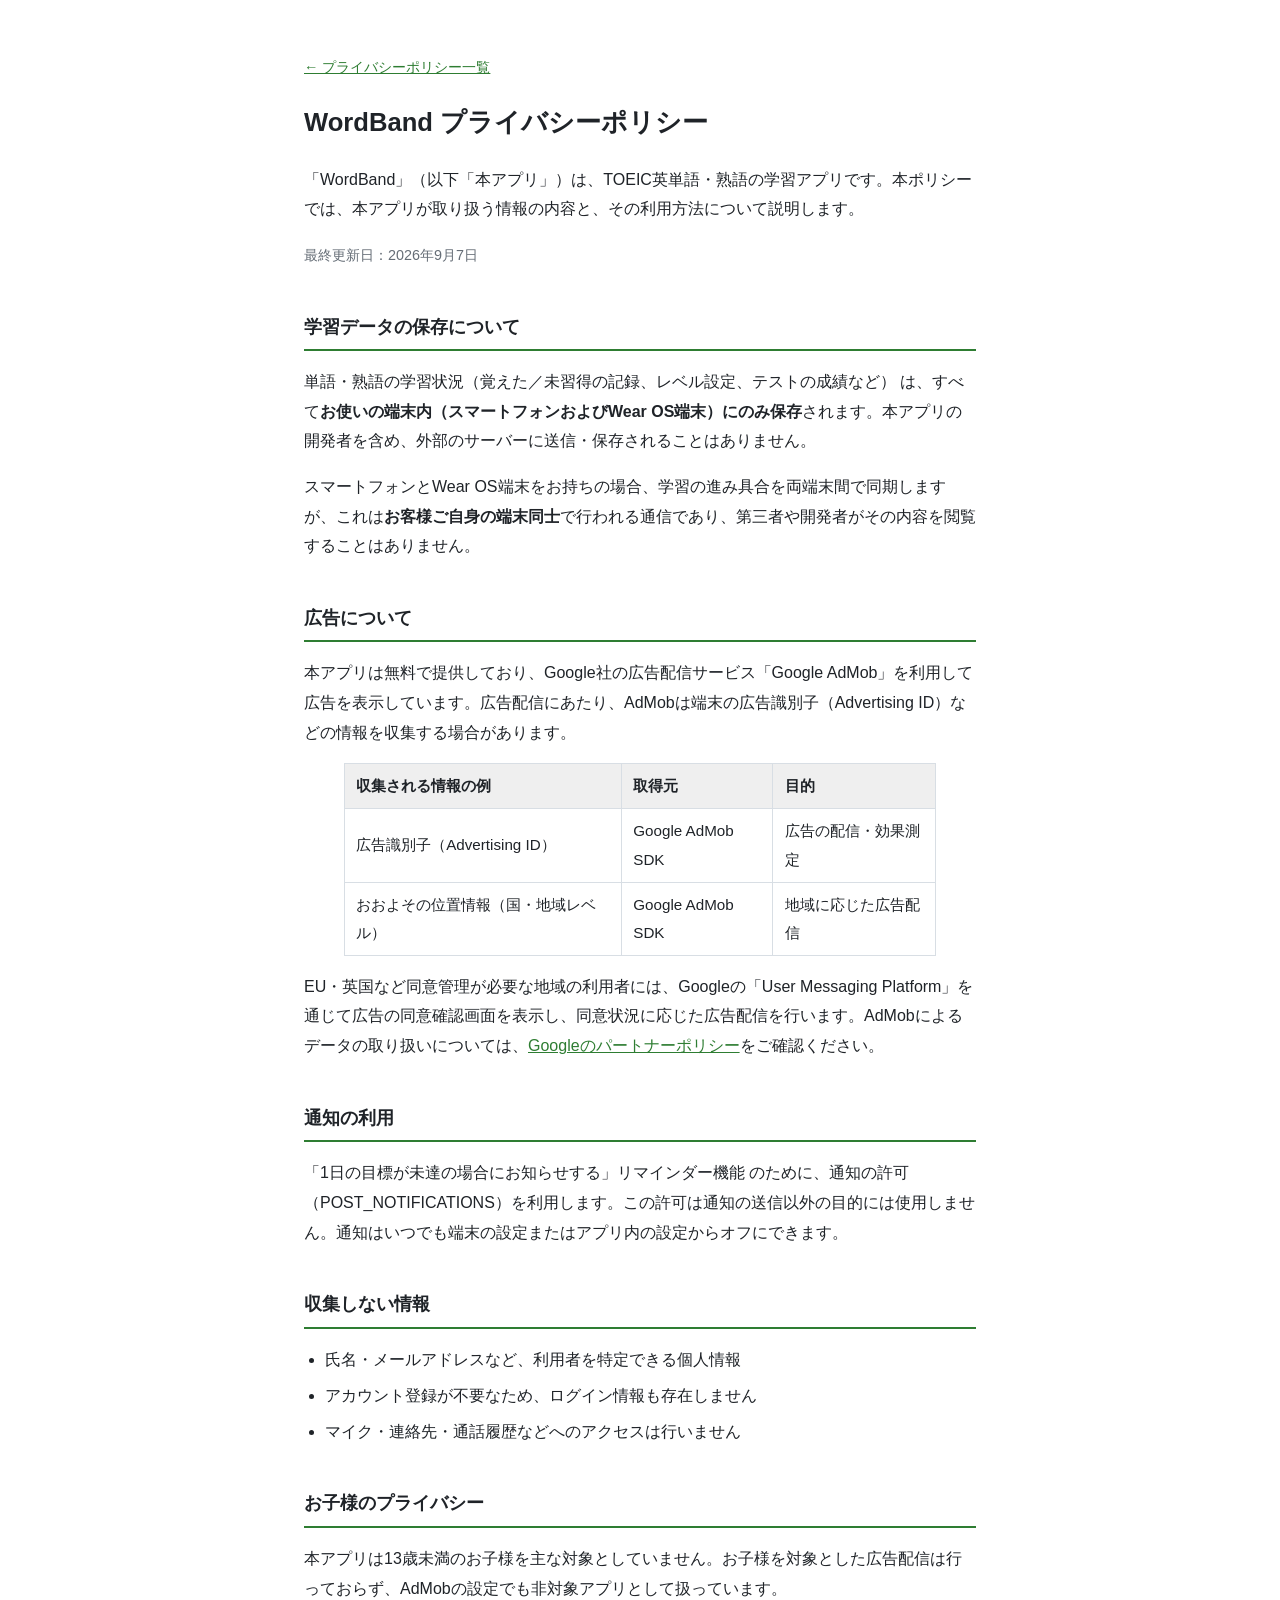
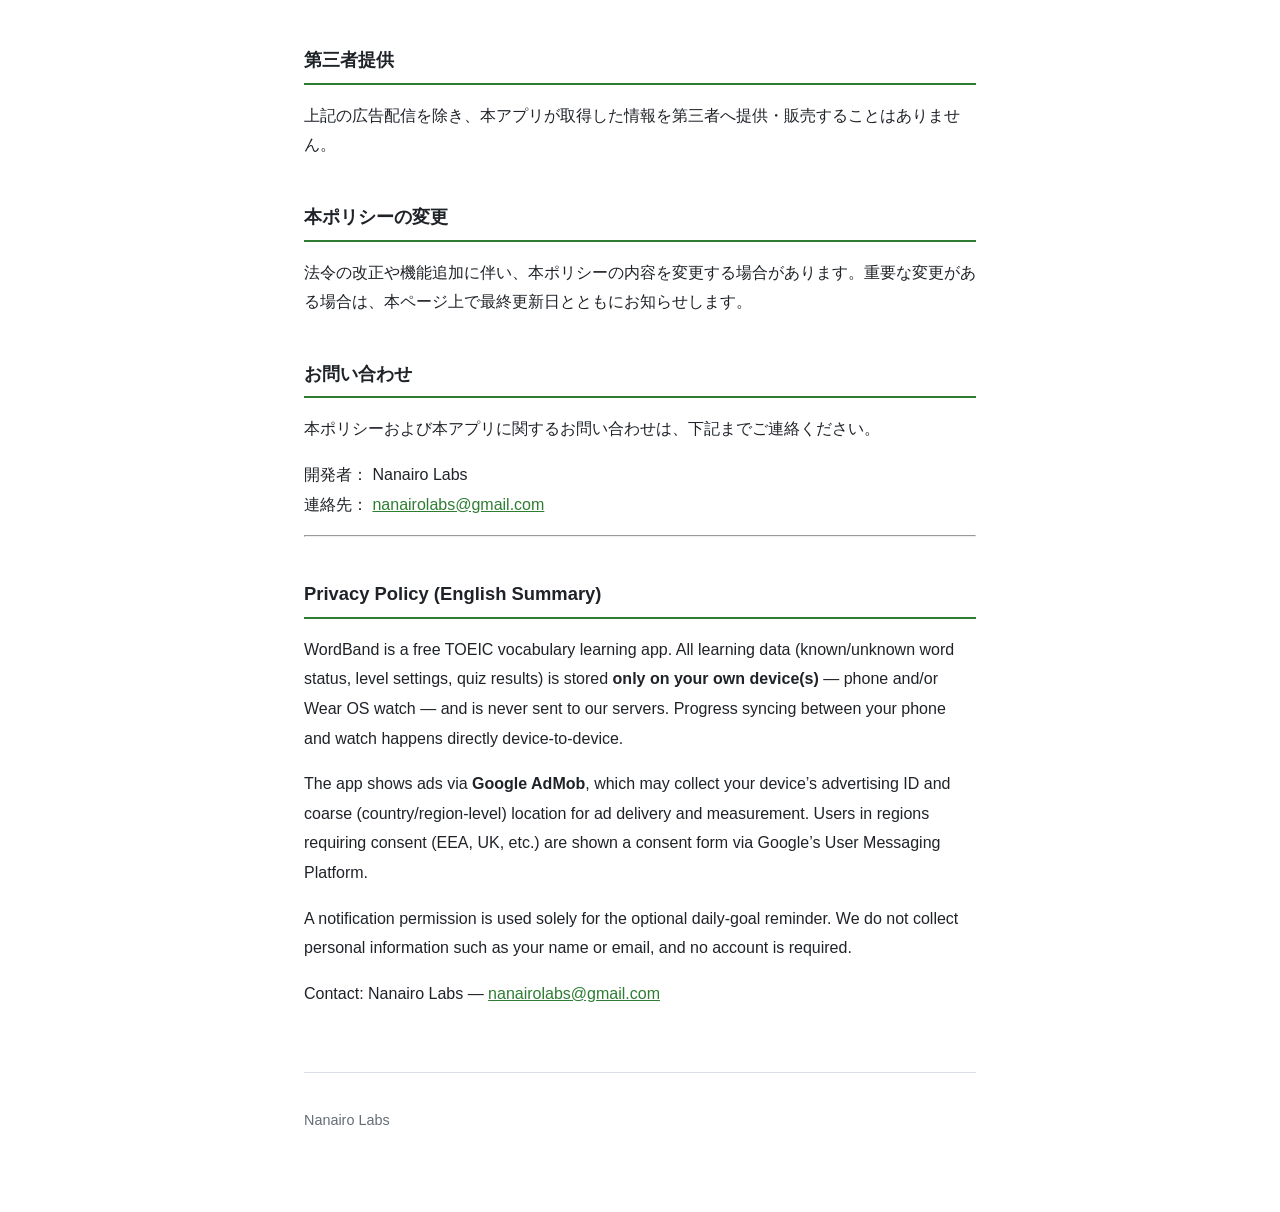
<file: privacy/wordband.html>
<!DOCTYPE html>
<html lang="ja">
<head>
<meta charset="utf-8">
<meta name="viewport" content="width=device-width, initial-scale=1">
<title>WordBand プライバシーポリシー | Nanairo Labs</title>
<link rel="stylesheet" href="style.css">
</head>
<body>
<main>
<p class="back"><a href="./">&larr; プライバシーポリシー一覧</a></p>
<h1>WordBand プライバシーポリシー</h1>
<p class="pp-lede">「WordBand」（以下「本アプリ」）は、TOEIC英単語・熟語の学習アプリです。本ポリシーでは、本アプリが取り扱う情報の内容と、その利用方法について説明します。</p>
<p><em>最終更新日：2026年9月7日</em></p>
<h2>学習データの保存について</h2>
<p>単語・熟語の学習状況（覚えた／未習得の記録、レベル設定、テストの成績など） は、すべて<strong>お使いの端末内（スマートフォンおよびWear OS端末）にのみ保存</strong>されます。本アプリの開発者を含め、外部のサーバーに送信・保存されることはありません。</p>
<p>スマートフォンとWear OS端末をお持ちの場合、学習の進み具合を両端末間で同期しますが、これは<strong>お客様ご自身の端末同士</strong>で行われる通信であり、第三者や開発者がその内容を閲覧することはありません。</p>
<h2>広告について</h2>
<p>本アプリは無料で提供しており、Google社の広告配信サービス「Google AdMob」を利用して広告を表示しています。広告配信にあたり、AdMobは端末の広告識別子（Advertising ID）などの情報を収集する場合があります。</p>
<figure class="wp-block-table">
<table>
<thead>
<tr>
<th>収集される情報の例</th>
<th>取得元</th>
<th>目的</th>
</tr>
</thead>
<tbody>
<tr>
<td>広告識別子（Advertising ID）</td>
<td>Google AdMob SDK</td>
<td>広告の配信・効果測定</td>
</tr>
<tr>
<td>おおよその位置情報（国・地域レベル）</td>
<td>Google AdMob SDK</td>
<td>地域に応じた広告配信</td>
</tr>
</tbody>
</table>
</figure>
<p>EU・英国など同意管理が必要な地域の利用者には、Googleの「User Messaging Platform」を通じて広告の同意確認画面を表示し、同意状況に応じた広告配信を行います。AdMobによるデータの取り扱いについては、<a href="https://policies.google.com/technologies/partner-sites" target="_blank" rel="noopener">Googleのパートナーポリシー</a>をご確認ください。</p>
<h2>通知の利用</h2>
<p>「1日の目標が未達の場合にお知らせする」リマインダー機能 のために、通知の許可（POST_NOTIFICATIONS）を利用します。この許可は通知の送信以外の目的には使用しません。通知はいつでも端末の設定またはアプリ内の設定からオフにできます。</p>
<h2>収集しない情報</h2>
<ul>
<li>氏名・メールアドレスなど、利用者を特定できる個人情報</li>
<li>アカウント登録が不要なため、ログイン情報も存在しません</li>
<li>マイク・連絡先・通話履歴などへのアクセスは行いません</li>
</ul>
<h2>お子様のプライバシー</h2>
<p>本アプリは13歳未満のお子様を主な対象としていません。お子様を対象とした広告配信は行っておらず、AdMobの設定でも非対象アプリとして扱っています。</p>
<h2>第三者提供</h2>
<p>上記の広告配信を除き、本アプリが取得した情報を第三者へ提供・販売することはありません。</p>
<h2>本ポリシーの変更</h2>
<p>法令の改正や機能追加に伴い、本ポリシーの内容を変更する場合があります。重要な変更がある場合は、本ページ上で最終更新日とともにお知らせします。</p>
<h2>お問い合わせ</h2>
<p>本ポリシーおよび本アプリに関するお問い合わせは、下記までご連絡ください。</p>
<p>開発者： Nanairo Labs<br />
連絡先： <a href="mailto:nanairolabs@gmail.com">nanairolabs@gmail.com</a></p>
<hr>
<h2>Privacy Policy (English Summary)</h2>
<p>WordBand is a free TOEIC vocabulary learning app. All learning data (known/unknown word status, level settings, quiz results) is stored <strong>only on your own device(s)</strong> &mdash; phone and/or Wear OS watch &mdash; and is never sent to our servers. Progress syncing between your phone and watch happens directly device-to-device.</p>
<p>The app shows ads via <strong>Google AdMob</strong>, which may collect your device&#8217;s advertising ID and coarse (country/region-level) location for ad delivery and measurement. Users in regions requiring consent (EEA, UK, etc.) are shown a consent form via Google&#8217;s User Messaging Platform.</p>
<p>A notification permission is used solely for the optional daily-goal reminder. We do not collect personal information such as your name or email, and no account is required.</p>
<p>Contact: Nanairo Labs &mdash; <a href="mailto:nanairolabs@gmail.com">nanairolabs@gmail.com</a></p>


<footer>
<p>Nanairo Labs</p>
</footer>
</main>
</body>
</html>
</file>
<file: privacy/style.css>
:root { color-scheme: light dark; --fg: #1f2328; --bg: #ffffff; --muted: #656d76; --accent: #2e7d32; --line: #d8dee4; }
@media (prefers-color-scheme: dark) {
  :root { --fg: #e6edf3; --bg: #0d1117; --muted: #9198a1; --accent: #7ee787; --line: #30363d; }
}
* { box-sizing: border-box; }
body { margin: 0; background: var(--bg); color: var(--fg);
  font-family: -apple-system, "Segoe UI", "Yu Gothic UI", "Hiragino Sans", sans-serif;
  line-height: 1.85; }
main { max-width: 44rem; margin: 0 auto; padding: 2.5rem 1rem 4rem; }
h1 { font-size: 1.6rem; line-height: 1.4; margin: 0 0 1.5rem; }
h2 { font-size: 1.15rem; margin-top: 2.5rem; padding-bottom: .35rem; border-bottom: 2px solid var(--accent); }
a { color: var(--accent); }
ul { padding-left: 1.3rem; }
li { margin: .4rem 0; }
em { color: var(--muted); font-style: normal; font-size: .9rem; }
table { border-collapse: collapse; width: 100%; margin: 1rem 0; font-size: .95rem; }
th, td { border: 1px solid var(--line); padding: .5rem .7rem; text-align: left; }
th { background: rgba(127,127,127,.12); }
.back { font-size: .9rem; margin-bottom: 1.5rem; }
.applist { list-style: none; padding: 0; }
.applist li { border-bottom: 1px solid var(--line); }
.applist a { display: block; padding: .9rem .2rem; text-decoration: none; }
.applist a:hover { background: rgba(127,127,127,.08); }
footer { margin-top: 4rem; padding-top: 1.2rem; border-top: 1px solid var(--line);
  color: var(--muted); font-size: .9rem; }
</file>
